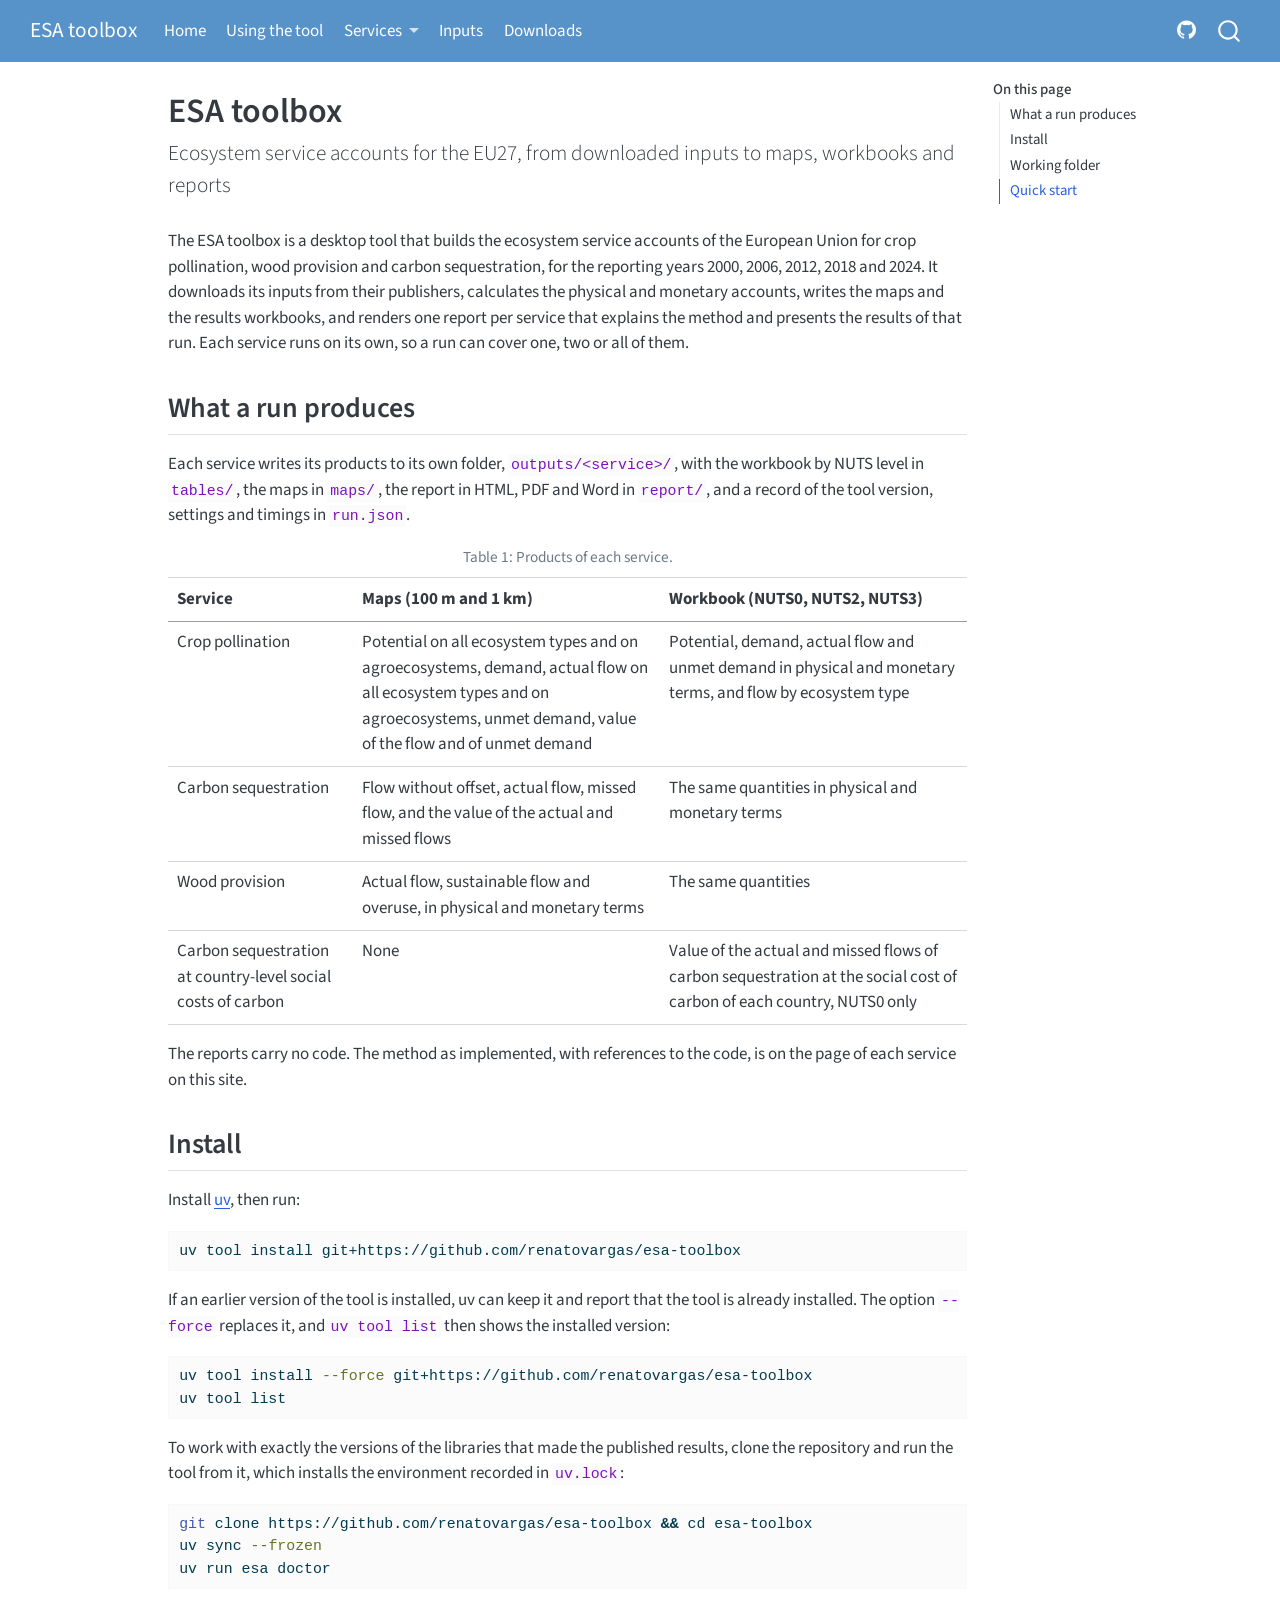
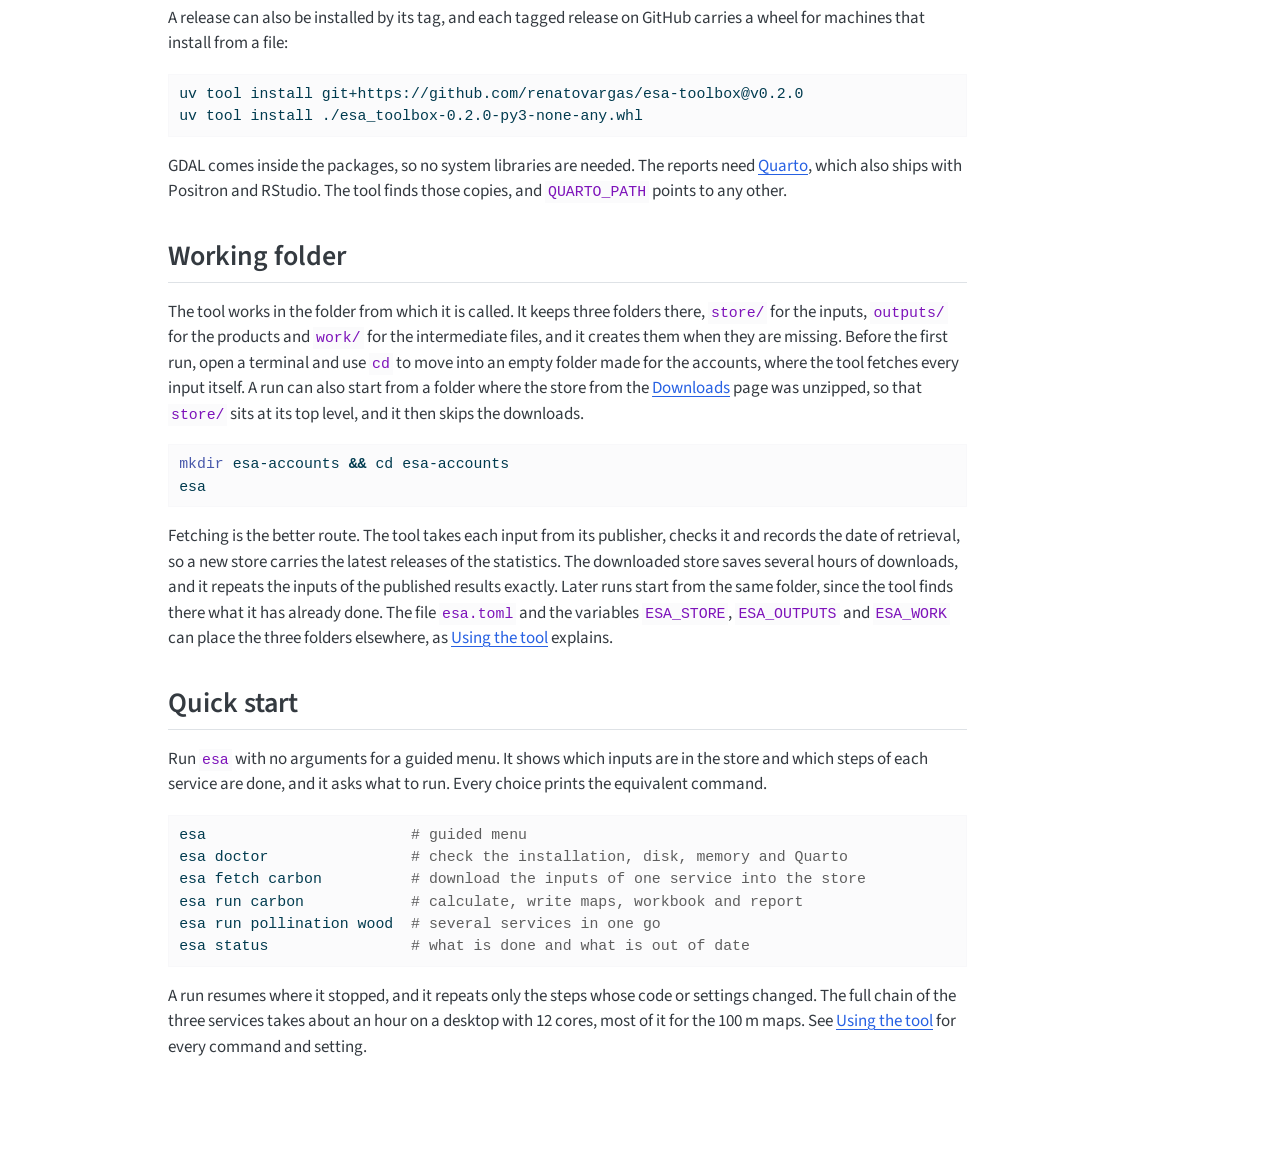
<file: docs/index.html>
<!DOCTYPE html>
<html xmlns="http://www.w3.org/1999/xhtml" lang="en" xml:lang="en"><head>

<meta charset="utf-8">
<meta name="generator" content="quarto-1.10.18">

<meta name="viewport" content="width=device-width, initial-scale=1.0, user-scalable=yes">


<title>ESA toolbox</title>
<style>
/* Default styles provided by pandoc.
** See https://pandoc.org/MANUAL.html#variables-for-html for config info.
*/
span.smallcaps{font-variant: small-caps;}
div.columns{display: flex; gap: 1.5em;}
div.column{flex: auto;}
@media screen {
div.columns{gap: min(4vw, 1.5em);}
div.column{overflow-x: auto;}
}
div.hanging-indent{margin-left: 1.5em; text-indent: -1.5em;}
ul.task-list{list-style: none;}
ul.task-list li input[type="checkbox"] {
  width: 0.8em;
  margin: 0 0.8em 0.2em -1em; /* quarto-specific, see https://github.com/quarto-dev/quarto-cli/issues/4556 */ 
  vertical-align: middle;
}
/* CSS for syntax highlighting */
html { -webkit-text-size-adjust: 100%; }
pre > code.sourceCode { white-space: pre; position: relative; }
pre > code.sourceCode > span { display: inline-block; line-height: 1.25; }
pre > code.sourceCode > span:empty { height: 1.2em; }
.sourceCode { overflow: visible; }
code.sourceCode > span { color: inherit; text-decoration: inherit; }
div.sourceCode { margin: 1em 0; }
pre.sourceCode { margin: 0; }
@media screen {
div.sourceCode { overflow: auto; }
}
@media print {
pre > code.sourceCode { white-space: pre-wrap; }
pre > code.sourceCode > span { text-indent: -5em; padding-left: 5em; }
}
pre.numberSource code
  { counter-reset: source-line 0; }
pre.numberSource code > span
  { position: relative; left: -4em; counter-increment: source-line; }
pre.numberSource code > span > a:first-child::before
  { content: counter(source-line);
    position: relative; left: -1em; text-align: right; vertical-align: baseline;
    border: none; display: inline-block;
    -webkit-touch-callout: none; -webkit-user-select: none;
    -khtml-user-select: none; -moz-user-select: none;
    -ms-user-select: none; user-select: none;
    padding: 0 4px; width: 4em;
  }
pre.numberSource { margin-left: 3em;  padding-left: 4px; }
div.sourceCode
  {   }
@media screen {
pre > code.sourceCode > span > a:first-child::before { text-decoration: underline; }
}
</style>


<script src="site_libs/quarto-nav/quarto-nav.js"></script>
<script src="site_libs/quarto-nav/headroom.min.js"></script>
<script src="site_libs/clipboard/clipboard.min.js"></script>
<script src="site_libs/quarto-search/autocomplete.umd.js"></script>
<script src="site_libs/quarto-search/fuse.min.js"></script>
<script src="site_libs/quarto-search/quarto-search.js"></script>
<meta name="quarto:offset" content="./">
<script src="site_libs/quarto-html/quarto.js" type="module"></script>
<script src="site_libs/quarto-html/tabsets/tabsets.js" type="module"></script>
<script src="site_libs/quarto-html/popper.min.js"></script>
<script src="site_libs/quarto-html/tippy.umd.min.js"></script>
<script src="site_libs/quarto-html/anchor.min.js"></script>
<link href="site_libs/quarto-html/tippy.css" rel="stylesheet">
<link href="site_libs/quarto-html/quarto-syntax-highlighting-64a204ab8560d761af7679ceaba22944.css" rel="stylesheet" id="quarto-text-highlighting-styles">
<script src="site_libs/bootstrap/bootstrap.min.js"></script>
<link href="site_libs/bootstrap/bootstrap-icons.css" rel="stylesheet">
<link href="site_libs/bootstrap/bootstrap-cc1f70688991b42621aeadf2bffd53d1.min.css" rel="stylesheet" append-hash="true" id="quarto-bootstrap" data-mode="light">
<script id="quarto-search-options" type="application/json">{
  "location": "navbar",
  "copy-button": false,
  "collapse-after": 3,
  "panel-placement": "end",
  "type": "overlay",
  "limit": 50,
  "keyboard-shortcut": [
    "f",
    "/",
    "s"
  ],
  "show-item-context": false,
  "language": {
    "search-no-results-text": "No results",
    "search-matching-documents-text": "matching documents",
    "search-copy-link-title": "Copy link to search",
    "search-hide-matches-text": "Hide additional matches",
    "search-more-match-text": "more match in this document",
    "search-more-matches-text": "more matches in this document",
    "search-clear-button-title": "Clear",
    "search-text-placeholder": "",
    "search-detached-cancel-button-title": "Cancel",
    "search-submit-button-title": "Submit",
    "search-label": "Search"
  }
}</script>


</head>

<body class="nav-fixed quarto-light">

<div id="quarto-search-results"></div>
  <header id="quarto-header" class="headroom fixed-top">
    <nav class="navbar navbar-expand-lg " data-bs-theme="dark">
      <div class="navbar-container container-fluid">
      <div class="navbar-brand-container mx-auto">
    <a class="navbar-brand" href="./index.html">
    <span class="navbar-title">ESA toolbox</span>
    </a>
  </div>
            <div id="quarto-search" class="" title="Search"></div>
          <button class="navbar-toggler" type="button" data-bs-toggle="collapse" data-bs-target="#navbarCollapse" aria-controls="navbarCollapse" role="menu" aria-expanded="false" aria-label="Toggle navigation" onclick="if (window.quartoToggleHeadroom) { window.quartoToggleHeadroom(); }">
  <span class="navbar-toggler-icon"></span>
</button>
          <div class="collapse navbar-collapse" id="navbarCollapse">
            <ul class="navbar-nav navbar-nav-scroll me-auto">
  <li class="nav-item">
    <a class="nav-link active" href="./index.html" aria-current="page"> 
<span class="menu-text">Home</span></a>
  </li>  
  <li class="nav-item">
    <a class="nav-link" href="./site/usage.html"> 
<span class="menu-text">Using the tool</span></a>
  </li>  
  <li class="nav-item dropdown ">
    <a class="nav-link dropdown-toggle" href="#" id="nav-menu-services" role="link" data-bs-toggle="dropdown" aria-expanded="false">
 <span class="menu-text">Services</span>
    </a>
    <ul class="dropdown-menu" aria-labelledby="nav-menu-services">    
        <li>
    <a class="dropdown-item" href="./site/services/pollination.html">
 <span class="dropdown-text">Crop pollination</span></a>
  </li>  
        <li>
    <a class="dropdown-item" href="./site/services/wood.html">
 <span class="dropdown-text">Wood provision</span></a>
  </li>  
        <li>
    <a class="dropdown-item" href="./site/services/carbon.html">
 <span class="dropdown-text">Carbon sequestration</span></a>
  </li>  
        <li>
    <a class="dropdown-item" href="./site/services/carbon_cscc.html">
 <span class="dropdown-text">Carbon sequestration at country-level social costs of carbon</span></a>
  </li>  
    </ul>
  </li>
  <li class="nav-item">
    <a class="nav-link" href="./site/inputs.html"> 
<span class="menu-text">Inputs</span></a>
  </li>  
  <li class="nav-item">
    <a class="nav-link" href="./site/downloads.html"> 
<span class="menu-text">Downloads</span></a>
  </li>  
</ul>
            <ul class="navbar-nav navbar-nav-scroll ms-auto">
  <li class="nav-item compact">
    <a class="nav-link" href="https://github.com/renatovargas/esa-toolbox"> <i class="bi bi-github" role="img">
</i> 
<span class="menu-text"></span></a>
  </li>  
</ul>
          </div> <!-- /navcollapse -->
            <div class="quarto-navbar-tools">
</div>
      </div> <!-- /container-fluid -->
    </nav>
</header>
<!-- content -->
<div id="quarto-content" class="quarto-container page-columns page-rows-contents page-layout-article page-navbar">
<!-- sidebar -->
<!-- margin-sidebar -->
    <div id="quarto-margin-sidebar" class="sidebar margin-sidebar">
        <nav id="TOC" role="doc-toc" class="toc-active">
    <h2 id="toc-title">On this page</h2>
   
  <ul>
  <li><a href="#what-a-run-produces" id="toc-what-a-run-produces" class="nav-link active" data-scroll-target="#what-a-run-produces">What a run produces</a></li>
  <li><a href="#install" id="toc-install" class="nav-link" data-scroll-target="#install">Install</a></li>
  <li><a href="#working-folder" id="toc-working-folder" class="nav-link" data-scroll-target="#working-folder">Working folder</a></li>
  <li><a href="#quick-start" id="toc-quick-start" class="nav-link" data-scroll-target="#quick-start">Quick start</a></li>
  </ul>
</nav>
    </div>
<!-- main -->
<main class="content" id="quarto-document-content">

<header id="title-block-header" class="quarto-title-block default">
<div class="quarto-title">
<h1 class="title">ESA toolbox</h1>
<p class="subtitle lead">Ecosystem service accounts for the EU27, from downloaded inputs to maps, workbooks and reports</p>
</div>



<div class="quarto-title-meta">

    
  
    
  </div>
  


</header>


<p>The ESA toolbox is a desktop tool that builds the ecosystem service accounts of the European Union for crop pollination, wood provision and carbon sequestration, for the reporting years 2000, 2006, 2012, 2018 and 2024. It downloads its inputs from their publishers, calculates the physical and monetary accounts, writes the maps and the results workbooks, and renders one report per service that explains the method and presents the results of that run. Each service runs on its own, so a run can cover one, two or all of them.</p>
<section id="what-a-run-produces" class="level2">
<h2 class="anchored" data-anchor-id="what-a-run-produces">What a run produces</h2>
<p>Each service writes its products to its own folder, <code>outputs/&lt;service&gt;/</code>, with the workbook by NUTS level in <code>tables/</code>, the maps in <code>maps/</code>, the report in HTML, PDF and Word in <code>report/</code>, and a record of the tool version, settings and timings in <code>run.json</code>.</p>
<div id="tbl-products" class="quarto-float quarto-figure quarto-figure-center anchored">
<figure class="quarto-float quarto-float-tbl figure">
<figcaption class="quarto-float-caption-top quarto-float-caption quarto-float-tbl" id="tbl-products-caption-0ceaefa1-69ba-4598-a22c-09a6ac19f8ca">
Table&nbsp;1: Products of each service.
</figcaption>
<div aria-describedby="tbl-products-caption-0ceaefa1-69ba-4598-a22c-09a6ac19f8ca">
<table class="caption-top table">
<colgroup>
<col style="width: 23%">
<col style="width: 38%">
<col style="width: 38%">
</colgroup>
<thead>
<tr class="header">
<th style="text-align: left;">Service</th>
<th style="text-align: left;">Maps (100 m and 1 km)</th>
<th style="text-align: left;">Workbook (NUTS0, NUTS2, NUTS3)</th>
</tr>
</thead>
<tbody>
<tr class="odd">
<td style="text-align: left;">Crop pollination</td>
<td style="text-align: left;">Potential on all ecosystem types and on agroecosystems, demand, actual flow on all ecosystem types and on agroecosystems, unmet demand, value of the flow and of unmet demand</td>
<td style="text-align: left;">Potential, demand, actual flow and unmet demand in physical and monetary terms, and flow by ecosystem type</td>
</tr>
<tr class="even">
<td style="text-align: left;">Carbon sequestration</td>
<td style="text-align: left;">Flow without offset, actual flow, missed flow, and the value of the actual and missed flows</td>
<td style="text-align: left;">The same quantities in physical and monetary terms</td>
</tr>
<tr class="odd">
<td style="text-align: left;">Wood provision</td>
<td style="text-align: left;">Actual flow, sustainable flow and overuse, in physical and monetary terms</td>
<td style="text-align: left;">The same quantities</td>
</tr>
<tr class="even">
<td style="text-align: left;">Carbon sequestration at country-level social costs of carbon</td>
<td style="text-align: left;">None</td>
<td style="text-align: left;">Value of the actual and missed flows of carbon sequestration at the social cost of carbon of each country, NUTS0 only</td>
</tr>
</tbody>
</table>
</div>
</figure>
</div>
<p>The reports carry no code. The method as implemented, with references to the code, is on the page of each service on this site.</p>
</section>
<section id="install" class="level2">
<h2 class="anchored" data-anchor-id="install">Install</h2>
<p>Install <a href="https://docs.astral.sh/uv/getting-started/installation/">uv</a>, then run:</p>
<div class="code-copy-outer-scaffold"><div class="sourceCode" id="cb1"><pre class="sourceCode bash code-with-copy"><code class="sourceCode bash"><span id="cb1-1"><a href="#cb1-1" aria-hidden="true" tabindex="-1"></a><span class="ex">uv</span> tool install git+https://github.com/renatovargas/esa-toolbox</span></code></pre></div><button title="Copy to Clipboard" class="code-copy-button"><i class="bi"></i></button></div>
<p>If an earlier version of the tool is installed, uv can keep it and report that the tool is already installed. The option <code>--force</code> replaces it, and <code>uv tool list</code> then shows the installed version:</p>
<div class="code-copy-outer-scaffold"><div class="sourceCode" id="cb2"><pre class="sourceCode bash code-with-copy"><code class="sourceCode bash"><span id="cb2-1"><a href="#cb2-1" aria-hidden="true" tabindex="-1"></a><span class="ex">uv</span> tool install <span class="at">--force</span> git+https://github.com/renatovargas/esa-toolbox</span>
<span id="cb2-2"><a href="#cb2-2" aria-hidden="true" tabindex="-1"></a><span class="ex">uv</span> tool list</span></code></pre></div><button title="Copy to Clipboard" class="code-copy-button"><i class="bi"></i></button></div>
<p>To work with exactly the versions of the libraries that made the published results, clone the repository and run the tool from it, which installs the environment recorded in <code>uv.lock</code>:</p>
<div class="code-copy-outer-scaffold"><div class="sourceCode" id="cb3"><pre class="sourceCode bash code-with-copy"><code class="sourceCode bash"><span id="cb3-1"><a href="#cb3-1" aria-hidden="true" tabindex="-1"></a><span class="fu">git</span> clone https://github.com/renatovargas/esa-toolbox <span class="kw">&amp;&amp;</span> <span class="bu">cd</span> esa-toolbox</span>
<span id="cb3-2"><a href="#cb3-2" aria-hidden="true" tabindex="-1"></a><span class="ex">uv</span> sync <span class="at">--frozen</span></span>
<span id="cb3-3"><a href="#cb3-3" aria-hidden="true" tabindex="-1"></a><span class="ex">uv</span> run esa doctor</span></code></pre></div><button title="Copy to Clipboard" class="code-copy-button"><i class="bi"></i></button></div>
<p>A release can also be installed by its tag, and each tagged release on GitHub carries a wheel for machines that install from a file:</p>
<div class="code-copy-outer-scaffold"><div class="sourceCode" id="cb4"><pre class="sourceCode bash code-with-copy"><code class="sourceCode bash"><span id="cb4-1"><a href="#cb4-1" aria-hidden="true" tabindex="-1"></a><span class="ex">uv</span> tool install git+https://github.com/renatovargas/esa-toolbox@v0.2.0</span>
<span id="cb4-2"><a href="#cb4-2" aria-hidden="true" tabindex="-1"></a><span class="ex">uv</span> tool install ./esa_toolbox-0.2.0-py3-none-any.whl</span></code></pre></div><button title="Copy to Clipboard" class="code-copy-button"><i class="bi"></i></button></div>
<p>GDAL comes inside the packages, so no system libraries are needed. The reports need <a href="https://quarto.org">Quarto</a>, which also ships with Positron and RStudio. The tool finds those copies, and <code>QUARTO_PATH</code> points to any other.</p>
</section>
<section id="working-folder" class="level2">
<h2 class="anchored" data-anchor-id="working-folder">Working folder</h2>
<p>The tool works in the folder from which it is called. It keeps three folders there, <code>store/</code> for the inputs, <code>outputs/</code> for the products and <code>work/</code> for the intermediate files, and it creates them when they are missing. Before the first run, open a terminal and use <code>cd</code> to move into an empty folder made for the accounts, where the tool fetches every input itself. A run can also start from a folder where the store from the <a href="./site/downloads.html">Downloads</a> page was unzipped, so that <code>store/</code> sits at its top level, and it then skips the downloads.</p>
<div class="code-copy-outer-scaffold"><div class="sourceCode" id="cb5"><pre class="sourceCode bash code-with-copy"><code class="sourceCode bash"><span id="cb5-1"><a href="#cb5-1" aria-hidden="true" tabindex="-1"></a><span class="fu">mkdir</span> esa-accounts <span class="kw">&amp;&amp;</span> <span class="bu">cd</span> esa-accounts</span>
<span id="cb5-2"><a href="#cb5-2" aria-hidden="true" tabindex="-1"></a><span class="ex">esa</span></span></code></pre></div><button title="Copy to Clipboard" class="code-copy-button"><i class="bi"></i></button></div>
<p>Fetching is the better route. The tool takes each input from its publisher, checks it and records the date of retrieval, so a new store carries the latest releases of the statistics. The downloaded store saves several hours of downloads, and it repeats the inputs of the published results exactly. Later runs start from the same folder, since the tool finds there what it has already done. The file <code>esa.toml</code> and the variables <code>ESA_STORE</code>, <code>ESA_OUTPUTS</code> and <code>ESA_WORK</code> can place the three folders elsewhere, as <a href="./site/usage.html">Using the tool</a> explains.</p>
</section>
<section id="quick-start" class="level2">
<h2 class="anchored" data-anchor-id="quick-start">Quick start</h2>
<p>Run <code>esa</code> with no arguments for a guided menu. It shows which inputs are in the store and which steps of each service are done, and it asks what to run. Every choice prints the equivalent command.</p>
<div class="code-copy-outer-scaffold"><div class="sourceCode" id="cb6"><pre class="sourceCode bash code-with-copy"><code class="sourceCode bash"><span id="cb6-1"><a href="#cb6-1" aria-hidden="true" tabindex="-1"></a><span class="ex">esa</span>                       <span class="co"># guided menu</span></span>
<span id="cb6-2"><a href="#cb6-2" aria-hidden="true" tabindex="-1"></a><span class="ex">esa</span> doctor                <span class="co"># check the installation, disk, memory and Quarto</span></span>
<span id="cb6-3"><a href="#cb6-3" aria-hidden="true" tabindex="-1"></a><span class="ex">esa</span> fetch carbon          <span class="co"># download the inputs of one service into the store</span></span>
<span id="cb6-4"><a href="#cb6-4" aria-hidden="true" tabindex="-1"></a><span class="ex">esa</span> run carbon            <span class="co"># calculate, write maps, workbook and report</span></span>
<span id="cb6-5"><a href="#cb6-5" aria-hidden="true" tabindex="-1"></a><span class="ex">esa</span> run pollination wood  <span class="co"># several services in one go</span></span>
<span id="cb6-6"><a href="#cb6-6" aria-hidden="true" tabindex="-1"></a><span class="ex">esa</span> status                <span class="co"># what is done and what is out of date</span></span></code></pre></div><button title="Copy to Clipboard" class="code-copy-button"><i class="bi"></i></button></div>
<p>A run resumes where it stopped, and it repeats only the steps whose code or settings changed. The full chain of the three services takes about an hour on a desktop with 12 cores, most of it for the 100 m maps. See <a href="./site/usage.html">Using the tool</a> for every command and setting.</p>


</section>

</main> <!-- /main -->
<script id="quarto-html-after-body" type="application/javascript">
  window.document.addEventListener("DOMContentLoaded", function (event) {
    const icon = "";
    const anchorJS = new window.AnchorJS();
    anchorJS.options = {
      placement: 'right',
      icon: icon
    };
    anchorJS.add('.anchored');
    const isCodeAnnotation = (el) => {
      for (const clz of el.classList) {
        if (clz.startsWith('code-annotation-')) {                     
          return true;
        }
      }
      return false;
    }
    const onCopySuccess = function(e) {
      // button target
      const button = e.trigger;
      // don't keep focus
      button.blur();
      // flash "checked"
      button.classList.add('code-copy-button-checked');
      var currentTitle = button.getAttribute("title");
      button.setAttribute("title", "Copied!");
      let tooltip;
      if (window.bootstrap) {
        button.setAttribute("data-bs-toggle", "tooltip");
        button.setAttribute("data-bs-placement", "left");
        button.setAttribute("data-bs-title", "Copied!");
        tooltip = new bootstrap.Tooltip(button, 
          { trigger: "manual", 
            customClass: "code-copy-button-tooltip",
            offset: [0, -8]});
        tooltip.show();    
      }
      setTimeout(function() {
        if (tooltip) {
          tooltip.hide();
          button.removeAttribute("data-bs-title");
          button.removeAttribute("data-bs-toggle");
          button.removeAttribute("data-bs-placement");
        }
        button.setAttribute("title", currentTitle);
        button.classList.remove('code-copy-button-checked');
      }, 1000);
      // clear code selection
      e.clearSelection();
    }
    const getTextToCopy = function(trigger) {
      const outerScaffold = trigger.parentElement.cloneNode(true);
      const codeEl = outerScaffold.querySelector('code');
      for (const childEl of codeEl.children) {
        if (isCodeAnnotation(childEl)) {
          childEl.remove();
        }
      }
      return codeEl.innerText;
    }
    const clipboard = new window.ClipboardJS('.code-copy-button:not([data-in-quarto-modal])', {
      text: getTextToCopy
    });
    clipboard.on('success', onCopySuccess);
    if (window.document.getElementById('quarto-embedded-source-code-modal')) {
      const clipboardModal = new window.ClipboardJS('.code-copy-button[data-in-quarto-modal]', {
        text: getTextToCopy,
        container: window.document.getElementById('quarto-embedded-source-code-modal')
      });
      clipboardModal.on('success', onCopySuccess);
    }
      var localhostRegex = new RegExp(/^(?:http|https):\/\/localhost\:?[0-9]*\//);
      var mailtoRegex = new RegExp(/^mailto:/);
        var filterRegex = new RegExp('/' + window.location.host + '/');
      var isInternal = (href) => {
          return filterRegex.test(href) || localhostRegex.test(href) || mailtoRegex.test(href);
      }
      // Inspect non-navigation links and adorn them if external
     var links = window.document.querySelectorAll('a[href]:not(.nav-link):not(.navbar-brand):not(.toc-action):not(.sidebar-link):not(.sidebar-item-toggle):not(.pagination-link):not(.no-external):not([aria-hidden]):not(.dropdown-item):not(.quarto-navigation-tool):not(.about-link)');
      for (var i=0; i<links.length; i++) {
        const link = links[i];
        if (!isInternal(link.href)) {
          // undo the damage that might have been done by quarto-nav.js in the case of
          // links that we want to consider external
          if (link.dataset.originalHref !== undefined) {
            link.href = link.dataset.originalHref;
          }
        }
      }
    function tippyHover(el, contentFn, onTriggerFn, onUntriggerFn) {
      const config = {
        allowHTML: true,
        maxWidth: 500,
        delay: 100,
        arrow: false,
        appendTo: function(el) {
            return el.parentElement;
        },
        interactive: true,
        interactiveBorder: 10,
        theme: 'quarto',
        placement: 'bottom-start',
      };
      if (contentFn) {
        config.content = contentFn;
      }
      if (onTriggerFn) {
        config.onTrigger = onTriggerFn;
      }
      if (onUntriggerFn) {
        config.onUntrigger = onUntriggerFn;
      }
      window.tippy(el, config); 
    }
    const noterefs = window.document.querySelectorAll('a[role="doc-noteref"]');
    for (var i=0; i<noterefs.length; i++) {
      const ref = noterefs[i];
      tippyHover(ref, function() {
        // use id or data attribute instead here
        let href = ref.getAttribute('data-footnote-href') || ref.getAttribute('href');
        try { href = new URL(href).hash; } catch {}
        const id = href.replace(/^#\/?/, "");
        const note = window.document.getElementById(id);
        if (note) {
          return note.innerHTML;
        } else {
          return "";
        }
      });
    }
    const xrefs = window.document.querySelectorAll('a.quarto-xref');
    const processXRef = (id, note) => {
      // Strip column container classes
      const stripColumnClz = (el) => {
        el.classList.remove("page-full", "page-columns");
        if (el.children) {
          for (const child of el.children) {
            stripColumnClz(child);
          }
        }
      }
      stripColumnClz(note)
      if (id === null || id.startsWith('sec-')) {
        // Special case sections, only their first couple elements
        const container = document.createElement("div");
        if (note.children && note.children.length > 2) {
          container.appendChild(note.children[0].cloneNode(true));
          for (let i = 1; i < note.children.length; i++) {
            const child = note.children[i];
            if (child.tagName === "P" && child.innerText === "") {
              continue;
            } else {
              container.appendChild(child.cloneNode(true));
              break;
            }
          }
          if (window.Quarto?.typesetMath) {
            window.Quarto.typesetMath(container);
          }
          return container.innerHTML
        } else {
          if (window.Quarto?.typesetMath) {
            window.Quarto.typesetMath(note);
          }
          return note.innerHTML;
        }
      } else {
        // Remove any anchor links if they are present
        const anchorLink = note.querySelector('a.anchorjs-link');
        if (anchorLink) {
          anchorLink.remove();
        }
        if (window.Quarto?.typesetMath) {
          window.Quarto.typesetMath(note);
        }
        if (note.classList.contains("callout")) {
          return note.outerHTML;
        } else {
          return note.innerHTML;
        }
      }
    }
    for (var i=0; i<xrefs.length; i++) {
      const xref = xrefs[i];
      tippyHover(xref, undefined, function(instance) {
        instance.disable();
        let url = xref.getAttribute('href');
        let hash = undefined; 
        if (url.startsWith('#')) {
          hash = url;
        } else {
          try { hash = new URL(url).hash; } catch {}
        }
        if (hash) {
          const id = hash.replace(/^#\/?/, "");
          const note = window.document.getElementById(id);
          if (note !== null) {
            try {
              const html = processXRef(id, note.cloneNode(true));
              instance.setContent(html);
            } finally {
              instance.enable();
              instance.show();
            }
          } else {
            // See if we can fetch this
            fetch(url.split('#')[0])
            .then(res => res.text())
            .then(html => {
              const parser = new DOMParser();
              const htmlDoc = parser.parseFromString(html, "text/html");
              const note = htmlDoc.getElementById(id);
              if (note !== null) {
                const html = processXRef(id, note);
                instance.setContent(html);
              } 
            }).finally(() => {
              instance.enable();
              instance.show();
            });
          }
        } else {
          // See if we can fetch a full url (with no hash to target)
          // This is a special case and we should probably do some content thinning / targeting
          fetch(url)
          .then(res => res.text())
          .then(html => {
            const parser = new DOMParser();
            const htmlDoc = parser.parseFromString(html, "text/html");
            const note = htmlDoc.querySelector('main.content');
            if (note !== null) {
              // This should only happen for chapter cross references
              // (since there is no id in the URL)
              // remove the first header
              if (note.children.length > 0 && note.children[0].tagName === "HEADER") {
                note.children[0].remove();
              }
              const html = processXRef(null, note);
              instance.setContent(html);
            } 
          }).finally(() => {
            instance.enable();
            instance.show();
          });
        }
      }, function(instance) {
      });
    }
        let selectedAnnoteEl;
        const selectorForAnnotation = ( cell, annotation) => {
          let cellAttr = 'data-code-cell="' + cell + '"';
          let lineAttr = 'data-code-annotation="' +  annotation + '"';
          const selector = 'span[' + cellAttr + '][' + lineAttr + ']';
          return selector;
        }
        const selectCodeLines = (annoteEl) => {
          const doc = window.document;
          const targetCell = annoteEl.getAttribute("data-target-cell");
          const targetAnnotation = annoteEl.getAttribute("data-target-annotation");
          const annoteSpan = window.document.querySelector(selectorForAnnotation(targetCell, targetAnnotation));
          const lines = annoteSpan.getAttribute("data-code-lines").split(",");
          const lineIds = lines.map((line) => {
            return targetCell + "-" + line;
          })
          let top = null;
          let height = null;
          let parent = null;
          if (lineIds.length > 0) {
              //compute the position of the single el (top and bottom and make a div)
              const el = window.document.getElementById(lineIds[0]);
              top = el.offsetTop;
              height = el.offsetHeight;
              parent = el.parentElement.parentElement;
            if (lineIds.length > 1) {
              const lastEl = window.document.getElementById(lineIds[lineIds.length - 1]);
              const bottom = lastEl.offsetTop + lastEl.offsetHeight;
              height = bottom - top;
            }
            if (top !== null && height !== null && parent !== null) {
              // cook up a div (if necessary) and position it 
              let div = window.document.getElementById("code-annotation-line-highlight");
              if (div === null) {
                div = window.document.createElement("div");
                div.setAttribute("id", "code-annotation-line-highlight");
                div.style.position = 'absolute';
                parent.appendChild(div);
              }
              div.style.top = top - 2 + "px";
              div.style.height = height + 4 + "px";
              div.style.left = 0;
              let gutterDiv = window.document.getElementById("code-annotation-line-highlight-gutter");
              if (gutterDiv === null) {
                gutterDiv = window.document.createElement("div");
                gutterDiv.setAttribute("id", "code-annotation-line-highlight-gutter");
                gutterDiv.style.position = 'absolute';
                const codeCell = window.document.getElementById(targetCell);
                const gutter = codeCell.querySelector('.code-annotation-gutter');
                gutter.appendChild(gutterDiv);
              }
              gutterDiv.style.top = top - 2 + "px";
              gutterDiv.style.height = height + 4 + "px";
            }
            selectedAnnoteEl = annoteEl;
          }
        };
        const unselectCodeLines = () => {
          const elementsIds = ["code-annotation-line-highlight", "code-annotation-line-highlight-gutter"];
          elementsIds.forEach((elId) => {
            const div = window.document.getElementById(elId);
            if (div) {
              div.remove();
            }
          });
          selectedAnnoteEl = undefined;
        };
          // Handle positioning of the toggle
      window.addEventListener(
        "resize",
        throttle(() => {
          elRect = undefined;
          if (selectedAnnoteEl) {
            selectCodeLines(selectedAnnoteEl);
          }
        }, 10)
      );
      function throttle(fn, ms) {
      let throttle = false;
      let timer;
        return (...args) => {
          if(!throttle) { // first call gets through
              fn.apply(this, args);
              throttle = true;
          } else { // all the others get throttled
              if(timer) clearTimeout(timer); // cancel #2
              timer = setTimeout(() => {
                fn.apply(this, args);
                timer = throttle = false;
              }, ms);
          }
        };
      }
        // Attach click handler to the DT
        const annoteDls = window.document.querySelectorAll('dt[data-target-cell]');
        for (const annoteDlNode of annoteDls) {
          annoteDlNode.addEventListener('click', (event) => {
            const clickedEl = event.target;
            if (clickedEl !== selectedAnnoteEl) {
              unselectCodeLines();
              const activeEl = window.document.querySelector('dt[data-target-cell].code-annotation-active');
              if (activeEl) {
                activeEl.classList.remove('code-annotation-active');
              }
              selectCodeLines(clickedEl);
              clickedEl.classList.add('code-annotation-active');
            } else {
              // Unselect the line
              unselectCodeLines();
              clickedEl.classList.remove('code-annotation-active');
            }
          });
        }
    const findCites = (el) => {
      const parentEl = el.parentElement;
      if (parentEl) {
        const cites = parentEl.dataset.cites;
        if (cites) {
          return {
            el,
            cites: cites.split(' ')
          };
        } else {
          return findCites(el.parentElement)
        }
      } else {
        return undefined;
      }
    };
    var bibliorefs = window.document.querySelectorAll('a[role="doc-biblioref"]');
    for (var i=0; i<bibliorefs.length; i++) {
      const ref = bibliorefs[i];
      const citeInfo = findCites(ref);
      if (citeInfo) {
        tippyHover(citeInfo.el, function() {
          var popup = window.document.createElement('div');
          citeInfo.cites.forEach(function(cite) {
            var citeDiv = window.document.createElement('div');
            citeDiv.classList.add('hanging-indent');
            citeDiv.classList.add('csl-entry');
            var biblioDiv = window.document.getElementById('ref-' + cite);
            if (biblioDiv) {
              citeDiv.innerHTML = biblioDiv.innerHTML;
            }
            popup.appendChild(citeDiv);
          });
          return popup.innerHTML;
        });
      }
    }
  });
  </script>
</div> <!-- /content -->




</body></html>
</file>
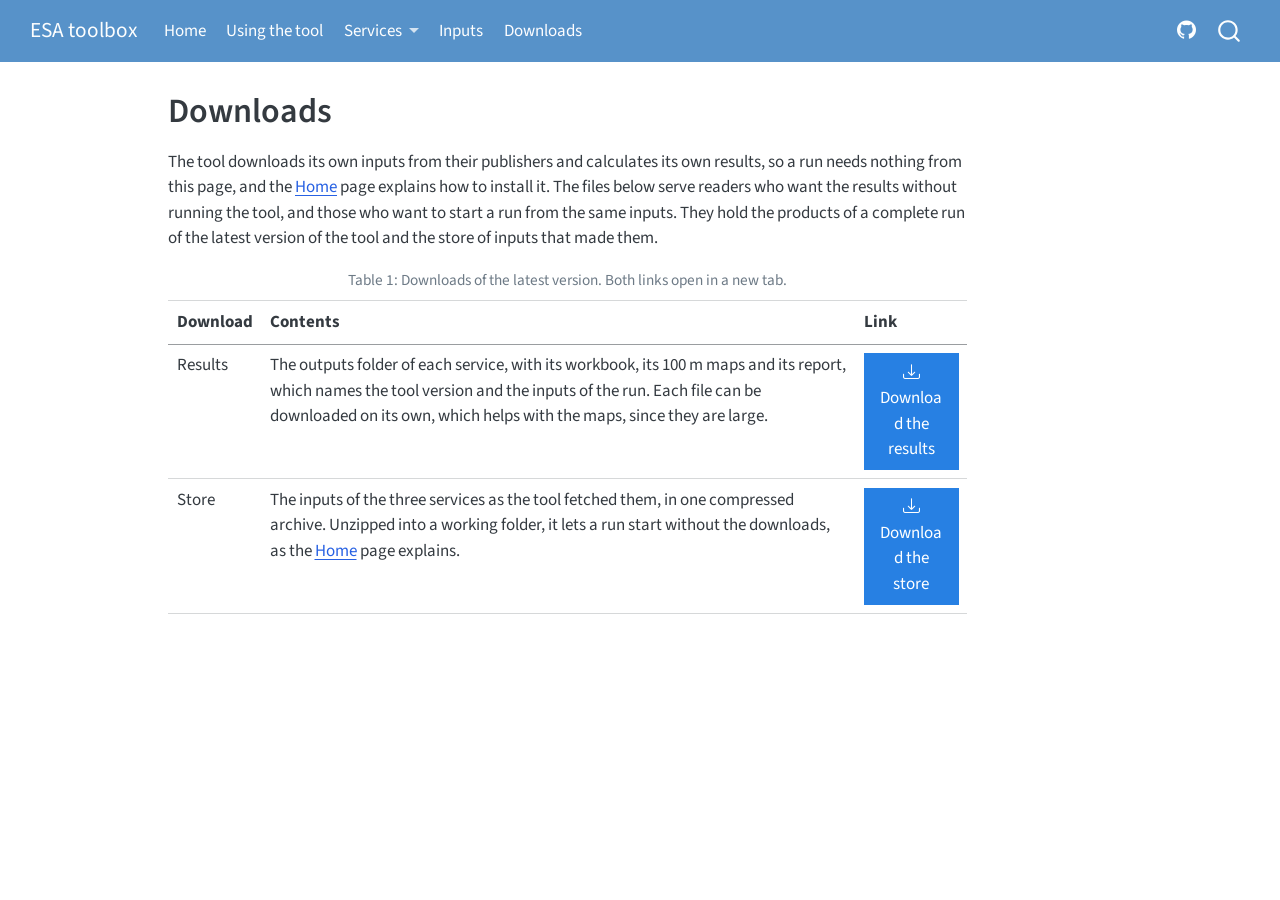
<file: docs/site/downloads.html>
<!DOCTYPE html>
<html xmlns="http://www.w3.org/1999/xhtml" lang="en" xml:lang="en"><head>

<meta charset="utf-8">
<meta name="generator" content="quarto-1.10.18">

<meta name="viewport" content="width=device-width, initial-scale=1.0, user-scalable=yes">


<title>Downloads – ESA toolbox</title>
<style>
/* Default styles provided by pandoc.
** See https://pandoc.org/MANUAL.html#variables-for-html for config info.
*/
span.smallcaps{font-variant: small-caps;}
div.columns{display: flex; gap: 1.5em;}
div.column{flex: auto;}
@media screen {
div.columns{gap: min(4vw, 1.5em);}
div.column{overflow-x: auto;}
}
div.hanging-indent{margin-left: 1.5em; text-indent: -1.5em;}
ul.task-list{list-style: none;}
ul.task-list li input[type="checkbox"] {
  width: 0.8em;
  margin: 0 0.8em 0.2em -1em; /* quarto-specific, see https://github.com/quarto-dev/quarto-cli/issues/4556 */ 
  vertical-align: middle;
}
</style>


<script src="../site_libs/quarto-nav/quarto-nav.js"></script>
<script src="../site_libs/quarto-nav/headroom.min.js"></script>
<script src="../site_libs/clipboard/clipboard.min.js"></script>
<script src="../site_libs/quarto-search/autocomplete.umd.js"></script>
<script src="../site_libs/quarto-search/fuse.min.js"></script>
<script src="../site_libs/quarto-search/quarto-search.js"></script>
<meta name="quarto:offset" content="../">
<script src="../site_libs/quarto-html/quarto.js" type="module"></script>
<script src="../site_libs/quarto-html/tabsets/tabsets.js" type="module"></script>
<script src="../site_libs/quarto-html/popper.min.js"></script>
<script src="../site_libs/quarto-html/tippy.umd.min.js"></script>
<script src="../site_libs/quarto-html/anchor.min.js"></script>
<link href="../site_libs/quarto-html/tippy.css" rel="stylesheet">
<link href="../site_libs/quarto-html/quarto-syntax-highlighting-64a204ab8560d761af7679ceaba22944.css" rel="stylesheet" id="quarto-text-highlighting-styles">
<script src="../site_libs/bootstrap/bootstrap.min.js"></script>
<link href="../site_libs/bootstrap/bootstrap-icons.css" rel="stylesheet">
<link href="../site_libs/bootstrap/bootstrap-cc1f70688991b42621aeadf2bffd53d1.min.css" rel="stylesheet" append-hash="true" id="quarto-bootstrap" data-mode="light">
<script id="quarto-search-options" type="application/json">{
  "location": "navbar",
  "copy-button": false,
  "collapse-after": 3,
  "panel-placement": "end",
  "type": "overlay",
  "limit": 50,
  "keyboard-shortcut": [
    "f",
    "/",
    "s"
  ],
  "show-item-context": false,
  "language": {
    "search-no-results-text": "No results",
    "search-matching-documents-text": "matching documents",
    "search-copy-link-title": "Copy link to search",
    "search-hide-matches-text": "Hide additional matches",
    "search-more-match-text": "more match in this document",
    "search-more-matches-text": "more matches in this document",
    "search-clear-button-title": "Clear",
    "search-text-placeholder": "",
    "search-detached-cancel-button-title": "Cancel",
    "search-submit-button-title": "Submit",
    "search-label": "Search"
  }
}</script>


</head>

<body class="nav-fixed quarto-light">

<div id="quarto-search-results"></div>
  <header id="quarto-header" class="headroom fixed-top">
    <nav class="navbar navbar-expand-lg " data-bs-theme="dark">
      <div class="navbar-container container-fluid">
      <div class="navbar-brand-container mx-auto">
    <a class="navbar-brand" href="../index.html">
    <span class="navbar-title">ESA toolbox</span>
    </a>
  </div>
            <div id="quarto-search" class="" title="Search"></div>
          <button class="navbar-toggler" type="button" data-bs-toggle="collapse" data-bs-target="#navbarCollapse" aria-controls="navbarCollapse" role="menu" aria-expanded="false" aria-label="Toggle navigation" onclick="if (window.quartoToggleHeadroom) { window.quartoToggleHeadroom(); }">
  <span class="navbar-toggler-icon"></span>
</button>
          <div class="collapse navbar-collapse" id="navbarCollapse">
            <ul class="navbar-nav navbar-nav-scroll me-auto">
  <li class="nav-item">
    <a class="nav-link" href="../index.html"> 
<span class="menu-text">Home</span></a>
  </li>  
  <li class="nav-item">
    <a class="nav-link" href="../site/usage.html"> 
<span class="menu-text">Using the tool</span></a>
  </li>  
  <li class="nav-item dropdown ">
    <a class="nav-link dropdown-toggle" href="#" id="nav-menu-services" role="link" data-bs-toggle="dropdown" aria-expanded="false">
 <span class="menu-text">Services</span>
    </a>
    <ul class="dropdown-menu" aria-labelledby="nav-menu-services">    
        <li>
    <a class="dropdown-item" href="../site/services/pollination.html">
 <span class="dropdown-text">Crop pollination</span></a>
  </li>  
        <li>
    <a class="dropdown-item" href="../site/services/wood.html">
 <span class="dropdown-text">Wood provision</span></a>
  </li>  
        <li>
    <a class="dropdown-item" href="../site/services/carbon.html">
 <span class="dropdown-text">Carbon sequestration</span></a>
  </li>  
        <li>
    <a class="dropdown-item" href="../site/services/carbon_cscc.html">
 <span class="dropdown-text">Carbon sequestration at country-level social costs of carbon</span></a>
  </li>  
    </ul>
  </li>
  <li class="nav-item">
    <a class="nav-link" href="../site/inputs.html"> 
<span class="menu-text">Inputs</span></a>
  </li>  
  <li class="nav-item">
    <a class="nav-link active" href="../site/downloads.html" aria-current="page"> 
<span class="menu-text">Downloads</span></a>
  </li>  
</ul>
            <ul class="navbar-nav navbar-nav-scroll ms-auto">
  <li class="nav-item compact">
    <a class="nav-link" href="https://github.com/renatovargas/esa-toolbox"> <i class="bi bi-github" role="img">
</i> 
<span class="menu-text"></span></a>
  </li>  
</ul>
          </div> <!-- /navcollapse -->
            <div class="quarto-navbar-tools">
</div>
      </div> <!-- /container-fluid -->
    </nav>
</header>
<!-- content -->
<div id="quarto-content" class="quarto-container page-columns page-rows-contents page-layout-article page-navbar">
<!-- sidebar -->
<!-- margin-sidebar -->
    <div id="quarto-margin-sidebar" class="sidebar margin-sidebar zindex-bottom">
        
    </div>
<!-- main -->
<main class="content" id="quarto-document-content">

<header id="title-block-header" class="quarto-title-block default">
<div class="quarto-title">
<h1 class="title">Downloads</h1>
</div>



<div class="quarto-title-meta">

    
  
    
  </div>
  


</header>


<p>The tool downloads its own inputs from their publishers and calculates its own results, so a run needs nothing from this page, and the <a href="../index.html">Home</a> page explains how to install it. The files below serve readers who want the results without running the tool, and those who want to start a run from the same inputs. They hold the products of a complete run of the latest version of the tool and the store of inputs that made them.</p>
<div id="tbl-downloads" class="quarto-float quarto-figure quarto-figure-center anchored">
<figure class="quarto-float quarto-float-tbl figure">
<figcaption class="quarto-float-caption-top quarto-float-caption quarto-float-tbl" id="tbl-downloads-caption-0ceaefa1-69ba-4598-a22c-09a6ac19f8ca">
Table&nbsp;1: Downloads of the latest version. Both links open in a new tab.
</figcaption>
<div aria-describedby="tbl-downloads-caption-0ceaefa1-69ba-4598-a22c-09a6ac19f8ca">
<table class="caption-top table">
<thead>
<tr class="header">
<th style="text-align: left;">Download</th>
<th style="text-align: left;">Contents</th>
<th style="text-align: left;">Link</th>
</tr>
</thead>
<tbody>
<tr class="odd">
<td style="text-align: left;">Results</td>
<td style="text-align: left;">The outputs folder of each service, with its workbook, its 100 m maps and its report, which names the tool version and the inputs of the run. Each file can be downloaded on its own, which helps with the maps, since they are large.</td>
<td style="text-align: left;"><a href="https://www.dropbox.com/scl/fo/lte2qpmg4vty43l430nxv/AFIbiyPqZzoKQhmzn_YNSuE?rlkey=hkf3cqpbxyhcqhuwzozat174z&amp;st=sfwi7168&amp;dl=0" class="btn btn-primary" target="_blank" rel="noopener"><i class="bi bi-download"></i> Download the results</a></td>
</tr>
<tr class="even">
<td style="text-align: left;">Store</td>
<td style="text-align: left;">The inputs of the three services as the tool fetched them, in one compressed archive. Unzipped into a working folder, it lets a run start without the downloads, as the <a href="../index.html#working-folder">Home</a> page explains.</td>
<td style="text-align: left;"><a href="https://www.dropbox.com/scl/fi/1ap04u6w2wxdh5bqp7jcp/store.zip?rlkey=45xlo4fehvu9cjjg3j5sclnwv&amp;st=k7kw1isg&amp;dl=0" class="btn btn-primary" target="_blank" rel="noopener"><i class="bi bi-download"></i> Download the store</a></td>
</tr>
</tbody>
</table>
</div>
</figure>
</div>



</main> <!-- /main -->
<script id="quarto-html-after-body" type="application/javascript">
  window.document.addEventListener("DOMContentLoaded", function (event) {
    const icon = "";
    const anchorJS = new window.AnchorJS();
    anchorJS.options = {
      placement: 'right',
      icon: icon
    };
    anchorJS.add('.anchored');
    const isCodeAnnotation = (el) => {
      for (const clz of el.classList) {
        if (clz.startsWith('code-annotation-')) {                     
          return true;
        }
      }
      return false;
    }
    const onCopySuccess = function(e) {
      // button target
      const button = e.trigger;
      // don't keep focus
      button.blur();
      // flash "checked"
      button.classList.add('code-copy-button-checked');
      var currentTitle = button.getAttribute("title");
      button.setAttribute("title", "Copied!");
      let tooltip;
      if (window.bootstrap) {
        button.setAttribute("data-bs-toggle", "tooltip");
        button.setAttribute("data-bs-placement", "left");
        button.setAttribute("data-bs-title", "Copied!");
        tooltip = new bootstrap.Tooltip(button, 
          { trigger: "manual", 
            customClass: "code-copy-button-tooltip",
            offset: [0, -8]});
        tooltip.show();    
      }
      setTimeout(function() {
        if (tooltip) {
          tooltip.hide();
          button.removeAttribute("data-bs-title");
          button.removeAttribute("data-bs-toggle");
          button.removeAttribute("data-bs-placement");
        }
        button.setAttribute("title", currentTitle);
        button.classList.remove('code-copy-button-checked');
      }, 1000);
      // clear code selection
      e.clearSelection();
    }
    const getTextToCopy = function(trigger) {
      const outerScaffold = trigger.parentElement.cloneNode(true);
      const codeEl = outerScaffold.querySelector('code');
      for (const childEl of codeEl.children) {
        if (isCodeAnnotation(childEl)) {
          childEl.remove();
        }
      }
      return codeEl.innerText;
    }
    const clipboard = new window.ClipboardJS('.code-copy-button:not([data-in-quarto-modal])', {
      text: getTextToCopy
    });
    clipboard.on('success', onCopySuccess);
    if (window.document.getElementById('quarto-embedded-source-code-modal')) {
      const clipboardModal = new window.ClipboardJS('.code-copy-button[data-in-quarto-modal]', {
        text: getTextToCopy,
        container: window.document.getElementById('quarto-embedded-source-code-modal')
      });
      clipboardModal.on('success', onCopySuccess);
    }
      var localhostRegex = new RegExp(/^(?:http|https):\/\/localhost\:?[0-9]*\//);
      var mailtoRegex = new RegExp(/^mailto:/);
        var filterRegex = new RegExp('/' + window.location.host + '/');
      var isInternal = (href) => {
          return filterRegex.test(href) || localhostRegex.test(href) || mailtoRegex.test(href);
      }
      // Inspect non-navigation links and adorn them if external
     var links = window.document.querySelectorAll('a[href]:not(.nav-link):not(.navbar-brand):not(.toc-action):not(.sidebar-link):not(.sidebar-item-toggle):not(.pagination-link):not(.no-external):not([aria-hidden]):not(.dropdown-item):not(.quarto-navigation-tool):not(.about-link)');
      for (var i=0; i<links.length; i++) {
        const link = links[i];
        if (!isInternal(link.href)) {
          // undo the damage that might have been done by quarto-nav.js in the case of
          // links that we want to consider external
          if (link.dataset.originalHref !== undefined) {
            link.href = link.dataset.originalHref;
          }
        }
      }
    function tippyHover(el, contentFn, onTriggerFn, onUntriggerFn) {
      const config = {
        allowHTML: true,
        maxWidth: 500,
        delay: 100,
        arrow: false,
        appendTo: function(el) {
            return el.parentElement;
        },
        interactive: true,
        interactiveBorder: 10,
        theme: 'quarto',
        placement: 'bottom-start',
      };
      if (contentFn) {
        config.content = contentFn;
      }
      if (onTriggerFn) {
        config.onTrigger = onTriggerFn;
      }
      if (onUntriggerFn) {
        config.onUntrigger = onUntriggerFn;
      }
      window.tippy(el, config); 
    }
    const noterefs = window.document.querySelectorAll('a[role="doc-noteref"]');
    for (var i=0; i<noterefs.length; i++) {
      const ref = noterefs[i];
      tippyHover(ref, function() {
        // use id or data attribute instead here
        let href = ref.getAttribute('data-footnote-href') || ref.getAttribute('href');
        try { href = new URL(href).hash; } catch {}
        const id = href.replace(/^#\/?/, "");
        const note = window.document.getElementById(id);
        if (note) {
          return note.innerHTML;
        } else {
          return "";
        }
      });
    }
    const xrefs = window.document.querySelectorAll('a.quarto-xref');
    const processXRef = (id, note) => {
      // Strip column container classes
      const stripColumnClz = (el) => {
        el.classList.remove("page-full", "page-columns");
        if (el.children) {
          for (const child of el.children) {
            stripColumnClz(child);
          }
        }
      }
      stripColumnClz(note)
      if (id === null || id.startsWith('sec-')) {
        // Special case sections, only their first couple elements
        const container = document.createElement("div");
        if (note.children && note.children.length > 2) {
          container.appendChild(note.children[0].cloneNode(true));
          for (let i = 1; i < note.children.length; i++) {
            const child = note.children[i];
            if (child.tagName === "P" && child.innerText === "") {
              continue;
            } else {
              container.appendChild(child.cloneNode(true));
              break;
            }
          }
          if (window.Quarto?.typesetMath) {
            window.Quarto.typesetMath(container);
          }
          return container.innerHTML
        } else {
          if (window.Quarto?.typesetMath) {
            window.Quarto.typesetMath(note);
          }
          return note.innerHTML;
        }
      } else {
        // Remove any anchor links if they are present
        const anchorLink = note.querySelector('a.anchorjs-link');
        if (anchorLink) {
          anchorLink.remove();
        }
        if (window.Quarto?.typesetMath) {
          window.Quarto.typesetMath(note);
        }
        if (note.classList.contains("callout")) {
          return note.outerHTML;
        } else {
          return note.innerHTML;
        }
      }
    }
    for (var i=0; i<xrefs.length; i++) {
      const xref = xrefs[i];
      tippyHover(xref, undefined, function(instance) {
        instance.disable();
        let url = xref.getAttribute('href');
        let hash = undefined; 
        if (url.startsWith('#')) {
          hash = url;
        } else {
          try { hash = new URL(url).hash; } catch {}
        }
        if (hash) {
          const id = hash.replace(/^#\/?/, "");
          const note = window.document.getElementById(id);
          if (note !== null) {
            try {
              const html = processXRef(id, note.cloneNode(true));
              instance.setContent(html);
            } finally {
              instance.enable();
              instance.show();
            }
          } else {
            // See if we can fetch this
            fetch(url.split('#')[0])
            .then(res => res.text())
            .then(html => {
              const parser = new DOMParser();
              const htmlDoc = parser.parseFromString(html, "text/html");
              const note = htmlDoc.getElementById(id);
              if (note !== null) {
                const html = processXRef(id, note);
                instance.setContent(html);
              } 
            }).finally(() => {
              instance.enable();
              instance.show();
            });
          }
        } else {
          // See if we can fetch a full url (with no hash to target)
          // This is a special case and we should probably do some content thinning / targeting
          fetch(url)
          .then(res => res.text())
          .then(html => {
            const parser = new DOMParser();
            const htmlDoc = parser.parseFromString(html, "text/html");
            const note = htmlDoc.querySelector('main.content');
            if (note !== null) {
              // This should only happen for chapter cross references
              // (since there is no id in the URL)
              // remove the first header
              if (note.children.length > 0 && note.children[0].tagName === "HEADER") {
                note.children[0].remove();
              }
              const html = processXRef(null, note);
              instance.setContent(html);
            } 
          }).finally(() => {
            instance.enable();
            instance.show();
          });
        }
      }, function(instance) {
      });
    }
        let selectedAnnoteEl;
        const selectorForAnnotation = ( cell, annotation) => {
          let cellAttr = 'data-code-cell="' + cell + '"';
          let lineAttr = 'data-code-annotation="' +  annotation + '"';
          const selector = 'span[' + cellAttr + '][' + lineAttr + ']';
          return selector;
        }
        const selectCodeLines = (annoteEl) => {
          const doc = window.document;
          const targetCell = annoteEl.getAttribute("data-target-cell");
          const targetAnnotation = annoteEl.getAttribute("data-target-annotation");
          const annoteSpan = window.document.querySelector(selectorForAnnotation(targetCell, targetAnnotation));
          const lines = annoteSpan.getAttribute("data-code-lines").split(",");
          const lineIds = lines.map((line) => {
            return targetCell + "-" + line;
          })
          let top = null;
          let height = null;
          let parent = null;
          if (lineIds.length > 0) {
              //compute the position of the single el (top and bottom and make a div)
              const el = window.document.getElementById(lineIds[0]);
              top = el.offsetTop;
              height = el.offsetHeight;
              parent = el.parentElement.parentElement;
            if (lineIds.length > 1) {
              const lastEl = window.document.getElementById(lineIds[lineIds.length - 1]);
              const bottom = lastEl.offsetTop + lastEl.offsetHeight;
              height = bottom - top;
            }
            if (top !== null && height !== null && parent !== null) {
              // cook up a div (if necessary) and position it 
              let div = window.document.getElementById("code-annotation-line-highlight");
              if (div === null) {
                div = window.document.createElement("div");
                div.setAttribute("id", "code-annotation-line-highlight");
                div.style.position = 'absolute';
                parent.appendChild(div);
              }
              div.style.top = top - 2 + "px";
              div.style.height = height + 4 + "px";
              div.style.left = 0;
              let gutterDiv = window.document.getElementById("code-annotation-line-highlight-gutter");
              if (gutterDiv === null) {
                gutterDiv = window.document.createElement("div");
                gutterDiv.setAttribute("id", "code-annotation-line-highlight-gutter");
                gutterDiv.style.position = 'absolute';
                const codeCell = window.document.getElementById(targetCell);
                const gutter = codeCell.querySelector('.code-annotation-gutter');
                gutter.appendChild(gutterDiv);
              }
              gutterDiv.style.top = top - 2 + "px";
              gutterDiv.style.height = height + 4 + "px";
            }
            selectedAnnoteEl = annoteEl;
          }
        };
        const unselectCodeLines = () => {
          const elementsIds = ["code-annotation-line-highlight", "code-annotation-line-highlight-gutter"];
          elementsIds.forEach((elId) => {
            const div = window.document.getElementById(elId);
            if (div) {
              div.remove();
            }
          });
          selectedAnnoteEl = undefined;
        };
          // Handle positioning of the toggle
      window.addEventListener(
        "resize",
        throttle(() => {
          elRect = undefined;
          if (selectedAnnoteEl) {
            selectCodeLines(selectedAnnoteEl);
          }
        }, 10)
      );
      function throttle(fn, ms) {
      let throttle = false;
      let timer;
        return (...args) => {
          if(!throttle) { // first call gets through
              fn.apply(this, args);
              throttle = true;
          } else { // all the others get throttled
              if(timer) clearTimeout(timer); // cancel #2
              timer = setTimeout(() => {
                fn.apply(this, args);
                timer = throttle = false;
              }, ms);
          }
        };
      }
        // Attach click handler to the DT
        const annoteDls = window.document.querySelectorAll('dt[data-target-cell]');
        for (const annoteDlNode of annoteDls) {
          annoteDlNode.addEventListener('click', (event) => {
            const clickedEl = event.target;
            if (clickedEl !== selectedAnnoteEl) {
              unselectCodeLines();
              const activeEl = window.document.querySelector('dt[data-target-cell].code-annotation-active');
              if (activeEl) {
                activeEl.classList.remove('code-annotation-active');
              }
              selectCodeLines(clickedEl);
              clickedEl.classList.add('code-annotation-active');
            } else {
              // Unselect the line
              unselectCodeLines();
              clickedEl.classList.remove('code-annotation-active');
            }
          });
        }
    const findCites = (el) => {
      const parentEl = el.parentElement;
      if (parentEl) {
        const cites = parentEl.dataset.cites;
        if (cites) {
          return {
            el,
            cites: cites.split(' ')
          };
        } else {
          return findCites(el.parentElement)
        }
      } else {
        return undefined;
      }
    };
    var bibliorefs = window.document.querySelectorAll('a[role="doc-biblioref"]');
    for (var i=0; i<bibliorefs.length; i++) {
      const ref = bibliorefs[i];
      const citeInfo = findCites(ref);
      if (citeInfo) {
        tippyHover(citeInfo.el, function() {
          var popup = window.document.createElement('div');
          citeInfo.cites.forEach(function(cite) {
            var citeDiv = window.document.createElement('div');
            citeDiv.classList.add('hanging-indent');
            citeDiv.classList.add('csl-entry');
            var biblioDiv = window.document.getElementById('ref-' + cite);
            if (biblioDiv) {
              citeDiv.innerHTML = biblioDiv.innerHTML;
            }
            popup.appendChild(citeDiv);
          });
          return popup.innerHTML;
        });
      }
    }
  });
  </script>
</div> <!-- /content -->




</body></html>
</file>
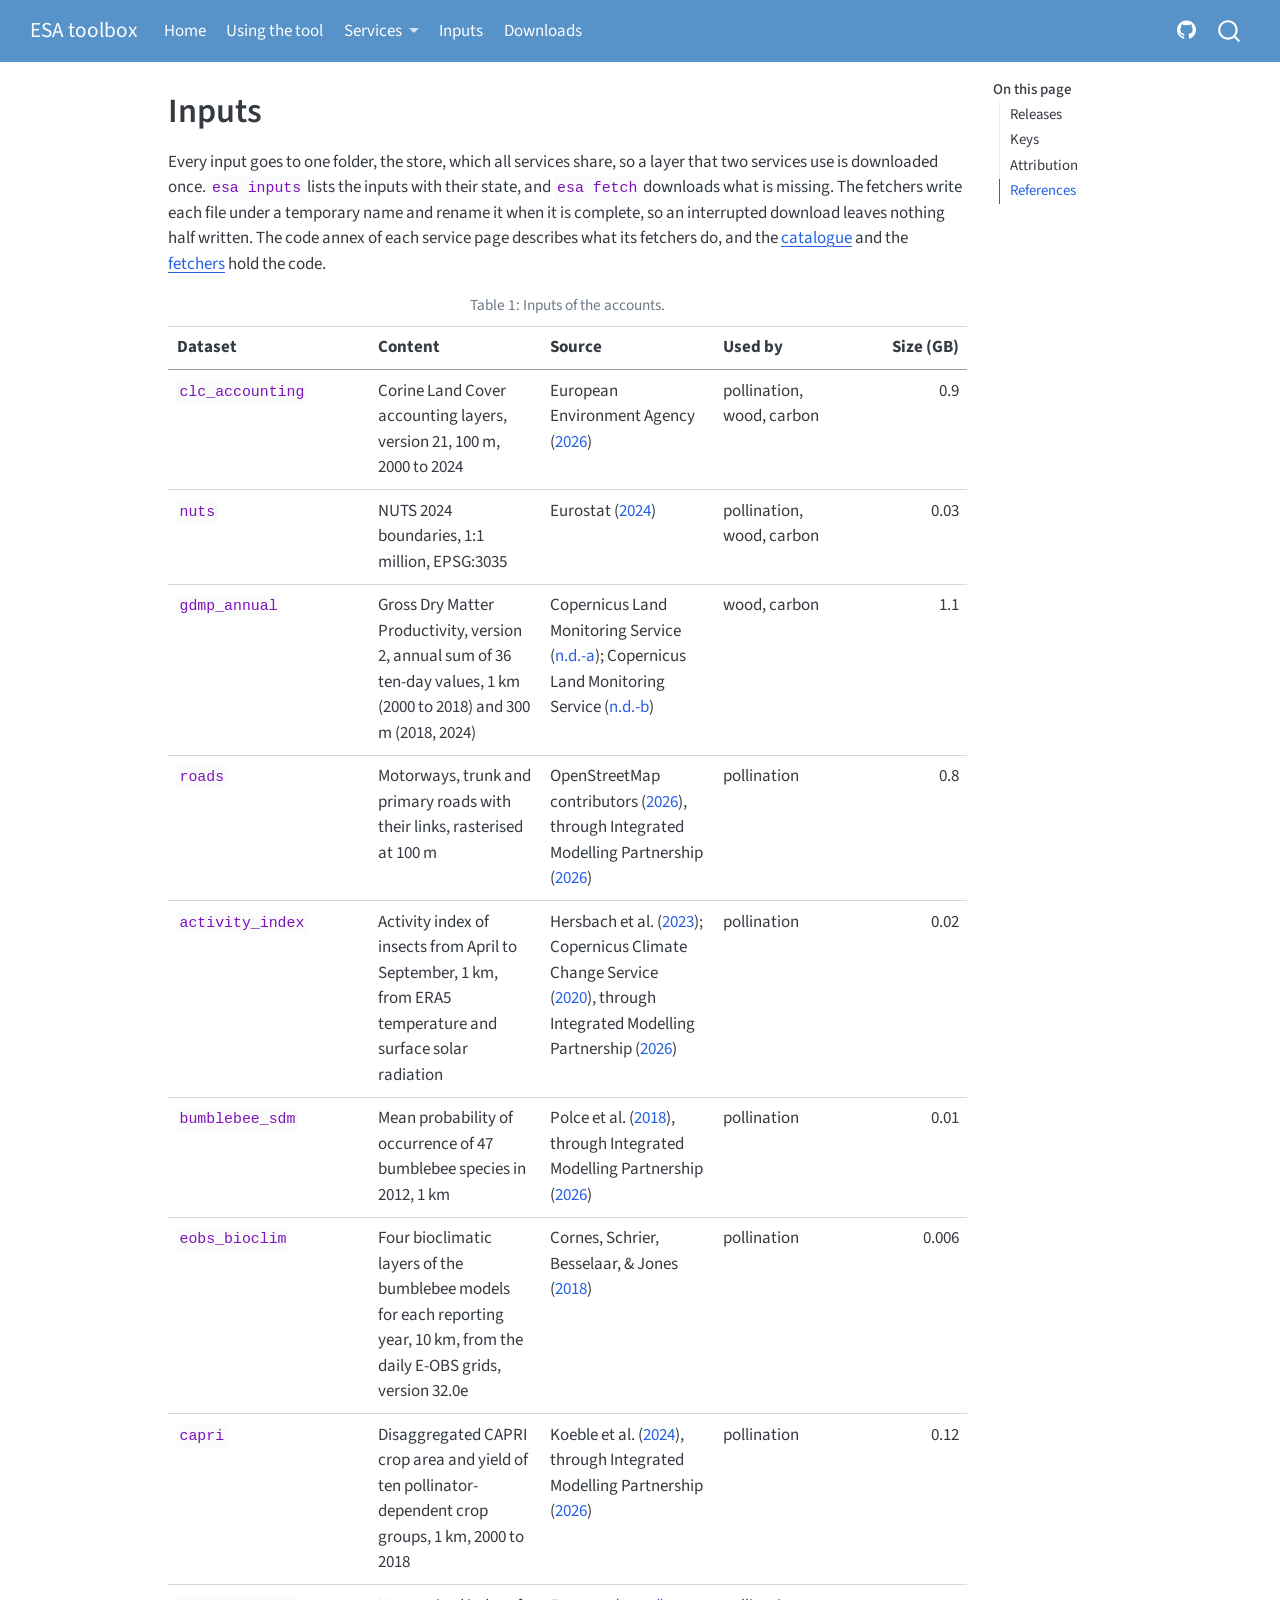
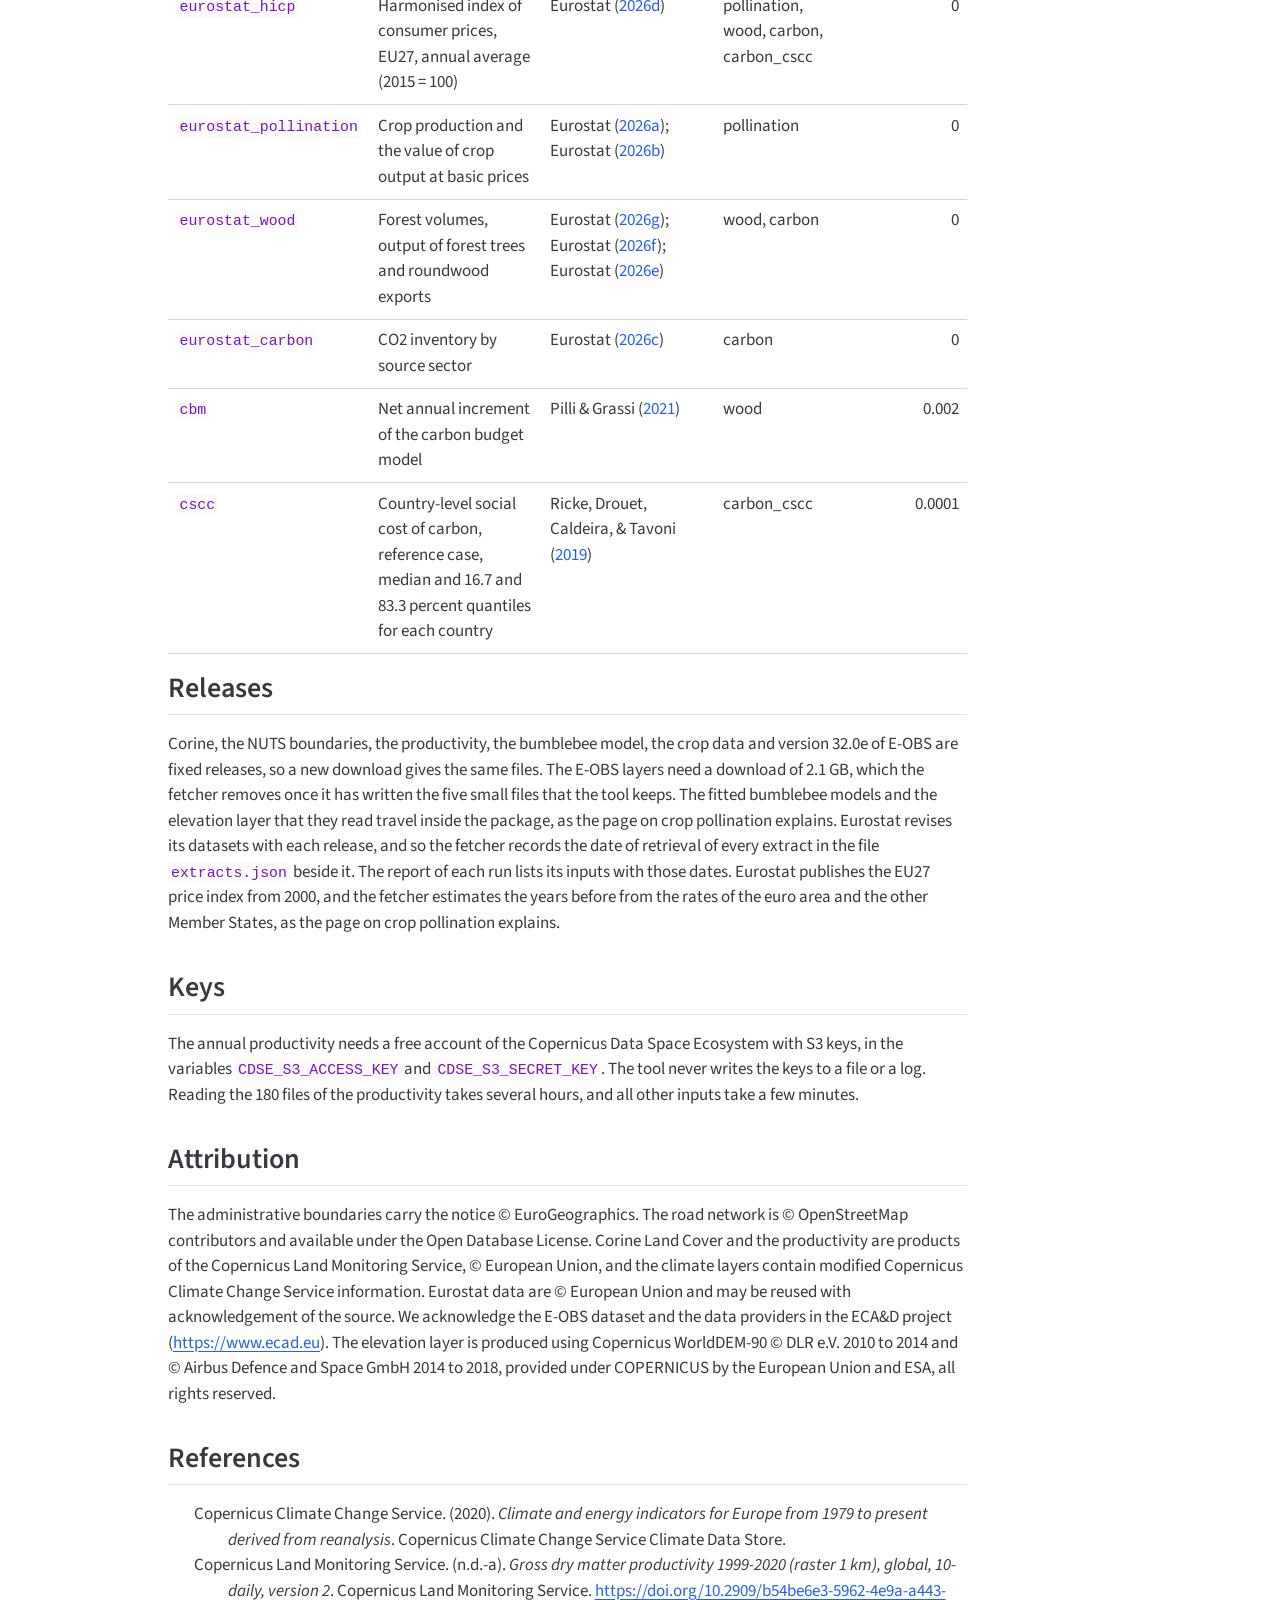
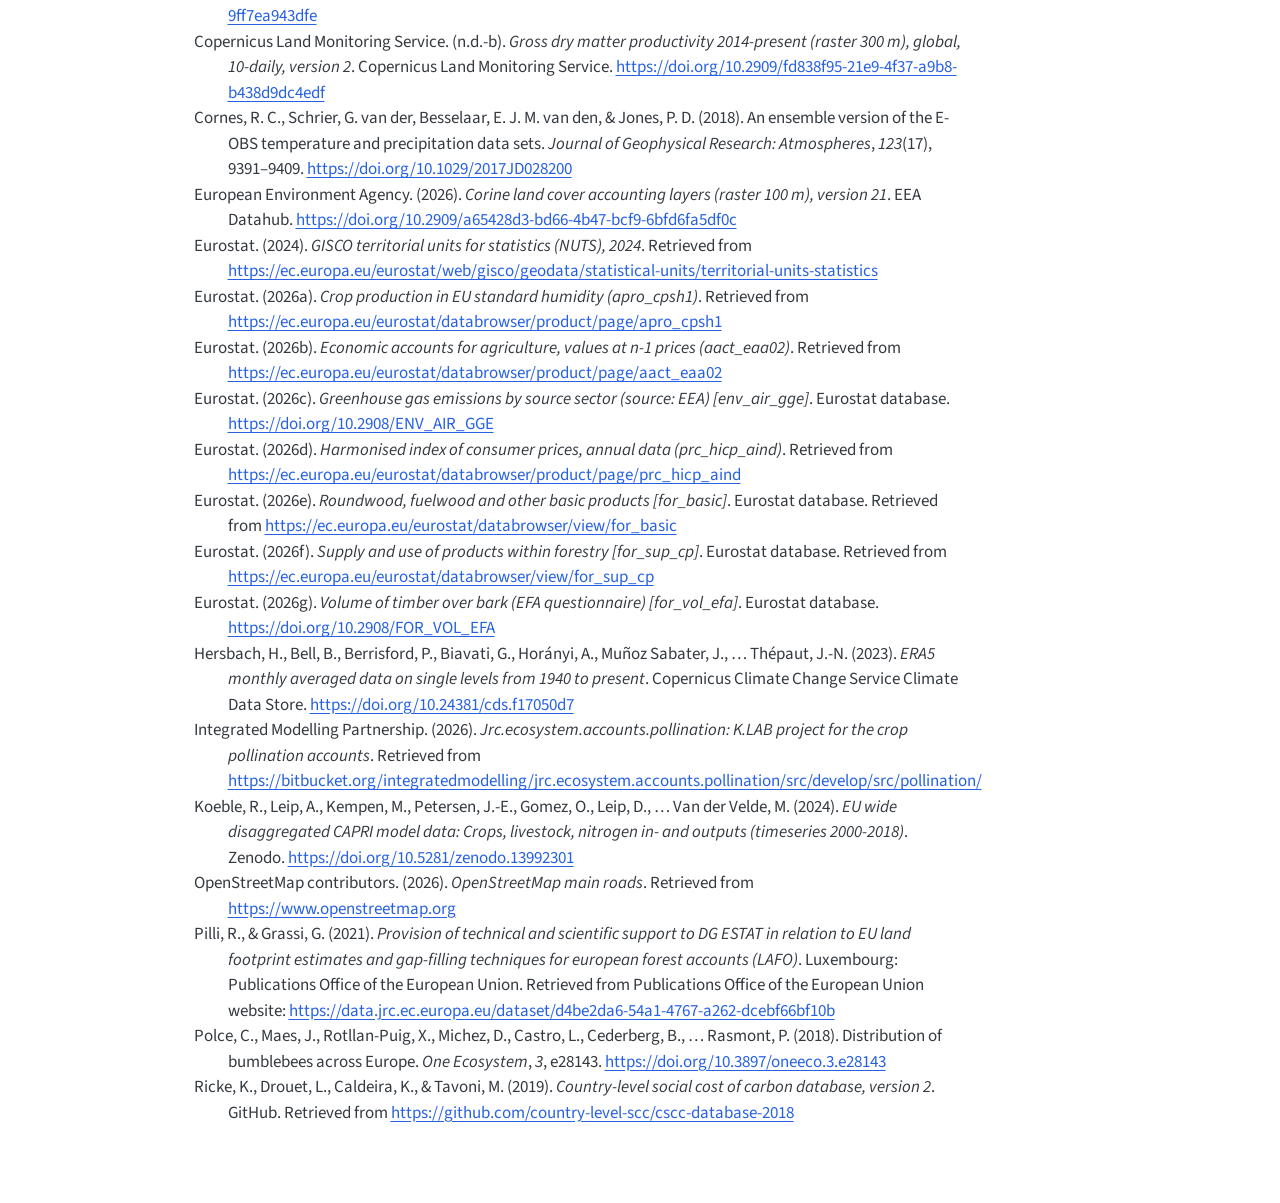
<file: docs/site/inputs.html>
<!DOCTYPE html>
<html xmlns="http://www.w3.org/1999/xhtml" lang="en" xml:lang="en"><head>

<meta charset="utf-8">
<meta name="generator" content="quarto-1.10.18">

<meta name="viewport" content="width=device-width, initial-scale=1.0, user-scalable=yes">


<title>Inputs – ESA toolbox</title>
<style>
/* Default styles provided by pandoc.
** See https://pandoc.org/MANUAL.html#variables-for-html for config info.
*/
span.smallcaps{font-variant: small-caps;}
div.columns{display: flex; gap: 1.5em;}
div.column{flex: auto;}
@media screen {
div.columns{gap: min(4vw, 1.5em);}
div.column{overflow-x: auto;}
}
div.hanging-indent{margin-left: 1.5em; text-indent: -1.5em;}
ul.task-list{list-style: none;}
ul.task-list li input[type="checkbox"] {
  width: 0.8em;
  margin: 0 0.8em 0.2em -1em; /* quarto-specific, see https://github.com/quarto-dev/quarto-cli/issues/4556 */ 
  vertical-align: middle;
}
/* CSS for citations */
div.csl-bib-body { }
div.csl-entry {
  clear: both;
  margin-bottom: 0em;
}
.hanging-indent div.csl-entry {
  margin-left:2em;
  text-indent:-2em;
}
div.csl-left-margin {
  min-width:2em;
  float:left;
}
div.csl-right-inline {
  margin-left:2em;
  padding-left:1em;
}
div.csl-indent {
  margin-left: 2em;
}</style>


<script src="../site_libs/quarto-nav/quarto-nav.js"></script>
<script src="../site_libs/quarto-nav/headroom.min.js"></script>
<script src="../site_libs/clipboard/clipboard.min.js"></script>
<script src="../site_libs/quarto-search/autocomplete.umd.js"></script>
<script src="../site_libs/quarto-search/fuse.min.js"></script>
<script src="../site_libs/quarto-search/quarto-search.js"></script>
<meta name="quarto:offset" content="../">
<script src="../site_libs/quarto-html/quarto.js" type="module"></script>
<script src="../site_libs/quarto-html/tabsets/tabsets.js" type="module"></script>
<script src="../site_libs/quarto-html/popper.min.js"></script>
<script src="../site_libs/quarto-html/tippy.umd.min.js"></script>
<script src="../site_libs/quarto-html/anchor.min.js"></script>
<link href="../site_libs/quarto-html/tippy.css" rel="stylesheet">
<link href="../site_libs/quarto-html/quarto-syntax-highlighting-64a204ab8560d761af7679ceaba22944.css" rel="stylesheet" id="quarto-text-highlighting-styles">
<script src="../site_libs/bootstrap/bootstrap.min.js"></script>
<link href="../site_libs/bootstrap/bootstrap-icons.css" rel="stylesheet">
<link href="../site_libs/bootstrap/bootstrap-cc1f70688991b42621aeadf2bffd53d1.min.css" rel="stylesheet" append-hash="true" id="quarto-bootstrap" data-mode="light">
<script id="quarto-search-options" type="application/json">{
  "location": "navbar",
  "copy-button": false,
  "collapse-after": 3,
  "panel-placement": "end",
  "type": "overlay",
  "limit": 50,
  "keyboard-shortcut": [
    "f",
    "/",
    "s"
  ],
  "show-item-context": false,
  "language": {
    "search-no-results-text": "No results",
    "search-matching-documents-text": "matching documents",
    "search-copy-link-title": "Copy link to search",
    "search-hide-matches-text": "Hide additional matches",
    "search-more-match-text": "more match in this document",
    "search-more-matches-text": "more matches in this document",
    "search-clear-button-title": "Clear",
    "search-text-placeholder": "",
    "search-detached-cancel-button-title": "Cancel",
    "search-submit-button-title": "Submit",
    "search-label": "Search"
  }
}</script>


</head>

<body class="nav-fixed quarto-light">

<div id="quarto-search-results"></div>
  <header id="quarto-header" class="headroom fixed-top">
    <nav class="navbar navbar-expand-lg " data-bs-theme="dark">
      <div class="navbar-container container-fluid">
      <div class="navbar-brand-container mx-auto">
    <a class="navbar-brand" href="../index.html">
    <span class="navbar-title">ESA toolbox</span>
    </a>
  </div>
            <div id="quarto-search" class="" title="Search"></div>
          <button class="navbar-toggler" type="button" data-bs-toggle="collapse" data-bs-target="#navbarCollapse" aria-controls="navbarCollapse" role="menu" aria-expanded="false" aria-label="Toggle navigation" onclick="if (window.quartoToggleHeadroom) { window.quartoToggleHeadroom(); }">
  <span class="navbar-toggler-icon"></span>
</button>
          <div class="collapse navbar-collapse" id="navbarCollapse">
            <ul class="navbar-nav navbar-nav-scroll me-auto">
  <li class="nav-item">
    <a class="nav-link" href="../index.html"> 
<span class="menu-text">Home</span></a>
  </li>  
  <li class="nav-item">
    <a class="nav-link" href="../site/usage.html"> 
<span class="menu-text">Using the tool</span></a>
  </li>  
  <li class="nav-item dropdown ">
    <a class="nav-link dropdown-toggle" href="#" id="nav-menu-services" role="link" data-bs-toggle="dropdown" aria-expanded="false">
 <span class="menu-text">Services</span>
    </a>
    <ul class="dropdown-menu" aria-labelledby="nav-menu-services">    
        <li>
    <a class="dropdown-item" href="../site/services/pollination.html">
 <span class="dropdown-text">Crop pollination</span></a>
  </li>  
        <li>
    <a class="dropdown-item" href="../site/services/wood.html">
 <span class="dropdown-text">Wood provision</span></a>
  </li>  
        <li>
    <a class="dropdown-item" href="../site/services/carbon.html">
 <span class="dropdown-text">Carbon sequestration</span></a>
  </li>  
        <li>
    <a class="dropdown-item" href="../site/services/carbon_cscc.html">
 <span class="dropdown-text">Carbon sequestration at country-level social costs of carbon</span></a>
  </li>  
    </ul>
  </li>
  <li class="nav-item">
    <a class="nav-link active" href="../site/inputs.html" aria-current="page"> 
<span class="menu-text">Inputs</span></a>
  </li>  
  <li class="nav-item">
    <a class="nav-link" href="../site/downloads.html"> 
<span class="menu-text">Downloads</span></a>
  </li>  
</ul>
            <ul class="navbar-nav navbar-nav-scroll ms-auto">
  <li class="nav-item compact">
    <a class="nav-link" href="https://github.com/renatovargas/esa-toolbox"> <i class="bi bi-github" role="img">
</i> 
<span class="menu-text"></span></a>
  </li>  
</ul>
          </div> <!-- /navcollapse -->
            <div class="quarto-navbar-tools">
</div>
      </div> <!-- /container-fluid -->
    </nav>
</header>
<!-- content -->
<div id="quarto-content" class="quarto-container page-columns page-rows-contents page-layout-article page-navbar">
<!-- sidebar -->
<!-- margin-sidebar -->
    <div id="quarto-margin-sidebar" class="sidebar margin-sidebar">
        <nav id="TOC" role="doc-toc" class="toc-active">
    <h2 id="toc-title">On this page</h2>
   
  <ul>
  <li><a href="#releases" id="toc-releases" class="nav-link active" data-scroll-target="#releases">Releases</a></li>
  <li><a href="#keys" id="toc-keys" class="nav-link" data-scroll-target="#keys">Keys</a></li>
  <li><a href="#attribution" id="toc-attribution" class="nav-link" data-scroll-target="#attribution">Attribution</a></li>
  <li><a href="#references" id="toc-references" class="nav-link" data-scroll-target="#references">References</a></li>
  </ul>
</nav>
    </div>
<!-- main -->
<main class="content" id="quarto-document-content">

<header id="title-block-header" class="quarto-title-block default">
<div class="quarto-title">
<h1 class="title">Inputs</h1>
</div>



<div class="quarto-title-meta">

    
  
    
  </div>
  


</header>


<p>Every input goes to one folder, the store, which all services share, so a layer that two services use is downloaded once. <code>esa inputs</code> lists the inputs with their state, and <code>esa fetch</code> downloads what is missing. The fetchers write each file under a temporary name and rename it when it is complete, so an interrupted download leaves nothing half written. The code annex of each service page describes what its fetchers do, and the <a href="https://github.com/renatovargas/esa-toolbox/blob/main/src/esa_toolbox/data/catalog.py">catalogue</a> and the <a href="https://github.com/renatovargas/esa-toolbox/blob/main/src/esa_toolbox/data/fetch.py">fetchers</a> hold the code.</p>
<div id="tbl-inputs" class="quarto-float quarto-figure quarto-figure-center anchored">
<figure class="quarto-float quarto-float-tbl figure">
<figcaption class="quarto-float-caption-top quarto-float-caption quarto-float-tbl" id="tbl-inputs-caption-0ceaefa1-69ba-4598-a22c-09a6ac19f8ca">
Table&nbsp;1: Inputs of the accounts.
</figcaption>
<div aria-describedby="tbl-inputs-caption-0ceaefa1-69ba-4598-a22c-09a6ac19f8ca">
<table class="caption-top table">
<colgroup>
<col style="width: 17%">
<col style="width: 23%">
<col style="width: 23%">
<col style="width: 17%">
<col style="width: 17%">
</colgroup>
<thead>
<tr class="header">
<th style="text-align: left;">Dataset</th>
<th style="text-align: left;">Content</th>
<th style="text-align: left;">Source</th>
<th style="text-align: left;">Used by</th>
<th style="text-align: right;">Size (GB)</th>
</tr>
</thead>
<tbody>
<tr class="odd">
<td style="text-align: left;"><code>clc_accounting</code></td>
<td style="text-align: left;">Corine Land Cover accounting layers, version 21, 100 m, 2000 to 2024</td>
<td style="text-align: left;"><span class="citation" data-cites="eea2026clc">European Environment Agency (<a href="#ref-eea2026clc" role="doc-biblioref">2026</a>)</span></td>
<td style="text-align: left;">pollination, wood, carbon</td>
<td style="text-align: right;">0.9</td>
</tr>
<tr class="even">
<td style="text-align: left;"><code>nuts</code></td>
<td style="text-align: left;">NUTS 2024 boundaries, 1:1 million, EPSG:3035</td>
<td style="text-align: left;"><span class="citation" data-cites="gisco2024">Eurostat (<a href="#ref-gisco2024" role="doc-biblioref">2024</a>)</span></td>
<td style="text-align: left;">pollination, wood, carbon</td>
<td style="text-align: right;">0.03</td>
</tr>
<tr class="odd">
<td style="text-align: left;"><code>gdmp_annual</code></td>
<td style="text-align: left;">Gross Dry Matter Productivity, version 2, annual sum of 36 ten-day values, 1 km (2000 to 2018) and 300 m (2018, 2024)</td>
<td style="text-align: left;"><span class="citation" data-cites="copernicus2020gdmp1km">Copernicus Land Monitoring Service (<a href="#ref-copernicus2020gdmp1km" role="doc-biblioref">n.d.-a</a>)</span>; <span class="citation" data-cites="copernicus2020gdmp300">Copernicus Land Monitoring Service (<a href="#ref-copernicus2020gdmp300" role="doc-biblioref">n.d.-b</a>)</span></td>
<td style="text-align: left;">wood, carbon</td>
<td style="text-align: right;">1.1</td>
</tr>
<tr class="even">
<td style="text-align: left;"><code>roads</code></td>
<td style="text-align: left;">Motorways, trunk and primary roads with their links, rasterised at 100 m</td>
<td style="text-align: left;"><span class="citation" data-cites="osm2026">OpenStreetMap contributors (<a href="#ref-osm2026" role="doc-biblioref">2026</a>)</span>, through <span class="citation" data-cites="klab2026">Integrated Modelling Partnership (<a href="#ref-klab2026" role="doc-biblioref">2026</a>)</span></td>
<td style="text-align: left;">pollination</td>
<td style="text-align: right;">0.8</td>
</tr>
<tr class="odd">
<td style="text-align: left;"><code>activity_index</code></td>
<td style="text-align: left;">Activity index of insects from April to September, 1 km, from ERA5 temperature and surface solar radiation</td>
<td style="text-align: left;"><span class="citation" data-cites="hersbach2023">Hersbach et al. (<a href="#ref-hersbach2023" role="doc-biblioref">2023</a>)</span>; <span class="citation" data-cites="c3s2020">Copernicus Climate Change Service (<a href="#ref-c3s2020" role="doc-biblioref">2020</a>)</span>, through <span class="citation" data-cites="klab2026">Integrated Modelling Partnership (<a href="#ref-klab2026" role="doc-biblioref">2026</a>)</span></td>
<td style="text-align: left;">pollination</td>
<td style="text-align: right;">0.02</td>
</tr>
<tr class="even">
<td style="text-align: left;"><code>bumblebee_sdm</code></td>
<td style="text-align: left;">Mean probability of occurrence of 47 bumblebee species in 2012, 1 km</td>
<td style="text-align: left;"><span class="citation" data-cites="polce2018">Polce et al. (<a href="#ref-polce2018" role="doc-biblioref">2018</a>)</span>, through <span class="citation" data-cites="klab2026">Integrated Modelling Partnership (<a href="#ref-klab2026" role="doc-biblioref">2026</a>)</span></td>
<td style="text-align: left;">pollination</td>
<td style="text-align: right;">0.01</td>
</tr>
<tr class="odd">
<td style="text-align: left;"><code>eobs_bioclim</code></td>
<td style="text-align: left;">Four bioclimatic layers of the bumblebee models for each reporting year, 10 km, from the daily E-OBS grids, version 32.0e</td>
<td style="text-align: left;"><span class="citation" data-cites="cornes2018">Cornes, Schrier, Besselaar, &amp; Jones (<a href="#ref-cornes2018" role="doc-biblioref">2018</a>)</span></td>
<td style="text-align: left;">pollination</td>
<td style="text-align: right;">0.006</td>
</tr>
<tr class="even">
<td style="text-align: left;"><code>capri</code></td>
<td style="text-align: left;">Disaggregated CAPRI crop area and yield of ten pollinator-dependent crop groups, 1 km, 2000 to 2018</td>
<td style="text-align: left;"><span class="citation" data-cites="koeble2024">Koeble et al. (<a href="#ref-koeble2024" role="doc-biblioref">2024</a>)</span>, through <span class="citation" data-cites="klab2026">Integrated Modelling Partnership (<a href="#ref-klab2026" role="doc-biblioref">2026</a>)</span></td>
<td style="text-align: left;">pollination</td>
<td style="text-align: right;">0.12</td>
</tr>
<tr class="odd">
<td style="text-align: left;"><code>eurostat_hicp</code></td>
<td style="text-align: left;">Harmonised index of consumer prices, EU27, annual average (2015 = 100)</td>
<td style="text-align: left;"><span class="citation" data-cites="eurostathicp">Eurostat (<a href="#ref-eurostathicp" role="doc-biblioref">2026d</a>)</span></td>
<td style="text-align: left;">pollination, wood, carbon, carbon_cscc</td>
<td style="text-align: right;">0</td>
</tr>
<tr class="even">
<td style="text-align: left;"><code>eurostat_pollination</code></td>
<td style="text-align: left;">Crop production and the value of crop output at basic prices</td>
<td style="text-align: left;"><span class="citation" data-cites="eurostatcrops">Eurostat (<a href="#ref-eurostatcrops" role="doc-biblioref">2026a</a>)</span>; <span class="citation" data-cites="eurostateaa">Eurostat (<a href="#ref-eurostateaa" role="doc-biblioref">2026b</a>)</span></td>
<td style="text-align: left;">pollination</td>
<td style="text-align: right;">0</td>
</tr>
<tr class="odd">
<td style="text-align: left;"><code>eurostat_wood</code></td>
<td style="text-align: left;">Forest volumes, output of forest trees and roundwood exports</td>
<td style="text-align: left;"><span class="citation" data-cites="eurostat2026forvolefa">Eurostat (<a href="#ref-eurostat2026forvolefa" role="doc-biblioref">2026g</a>)</span>; <span class="citation" data-cites="eurostat2026forsupcp">Eurostat (<a href="#ref-eurostat2026forsupcp" role="doc-biblioref">2026f</a>)</span>; <span class="citation" data-cites="eurostat2026forbasic">Eurostat (<a href="#ref-eurostat2026forbasic" role="doc-biblioref">2026e</a>)</span></td>
<td style="text-align: left;">wood, carbon</td>
<td style="text-align: right;">0</td>
</tr>
<tr class="even">
<td style="text-align: left;"><code>eurostat_carbon</code></td>
<td style="text-align: left;">CO2 inventory by source sector</td>
<td style="text-align: left;"><span class="citation" data-cites="eurostat2026envairgge">Eurostat (<a href="#ref-eurostat2026envairgge" role="doc-biblioref">2026c</a>)</span></td>
<td style="text-align: left;">carbon</td>
<td style="text-align: right;">0</td>
</tr>
<tr class="odd">
<td style="text-align: left;"><code>cbm</code></td>
<td style="text-align: left;">Net annual increment of the carbon budget model</td>
<td style="text-align: left;"><span class="citation" data-cites="pilli2021">Pilli &amp; Grassi (<a href="#ref-pilli2021" role="doc-biblioref">2021</a>)</span></td>
<td style="text-align: left;">wood</td>
<td style="text-align: right;">0.002</td>
</tr>
<tr class="even">
<td style="text-align: left;"><code>cscc</code></td>
<td style="text-align: left;">Country-level social cost of carbon, reference case, median and 16.7 and 83.3 percent quantiles for each country</td>
<td style="text-align: left;"><span class="citation" data-cites="ricke2019db">Ricke, Drouet, Caldeira, &amp; Tavoni (<a href="#ref-ricke2019db" role="doc-biblioref">2019</a>)</span></td>
<td style="text-align: left;">carbon_cscc</td>
<td style="text-align: right;">0.0001</td>
</tr>
</tbody>
</table>
</div>
</figure>
</div>
<section id="releases" class="level2">
<h2 class="anchored" data-anchor-id="releases">Releases</h2>
<p>Corine, the NUTS boundaries, the productivity, the bumblebee model, the crop data and version 32.0e of E-OBS are fixed releases, so a new download gives the same files. The E-OBS layers need a download of 2.1 GB, which the fetcher removes once it has written the five small files that the tool keeps. The fitted bumblebee models and the elevation layer that they read travel inside the package, as the page on crop pollination explains. Eurostat revises its datasets with each release, and so the fetcher records the date of retrieval of every extract in the file <code>extracts.json</code> beside it. The report of each run lists its inputs with those dates. Eurostat publishes the EU27 price index from 2000, and the fetcher estimates the years before from the rates of the euro area and the other Member States, as the page on crop pollination explains.</p>
</section>
<section id="keys" class="level2">
<h2 class="anchored" data-anchor-id="keys">Keys</h2>
<p>The annual productivity needs a free account of the Copernicus Data Space Ecosystem with S3 keys, in the variables <code>CDSE_S3_ACCESS_KEY</code> and <code>CDSE_S3_SECRET_KEY</code>. The tool never writes the keys to a file or a log. Reading the 180 files of the productivity takes several hours, and all other inputs take a few minutes.</p>
</section>
<section id="attribution" class="level2">
<h2 class="anchored" data-anchor-id="attribution">Attribution</h2>
<p>The administrative boundaries carry the notice © EuroGeographics. The road network is © OpenStreetMap contributors and available under the Open Database License. Corine Land Cover and the productivity are products of the Copernicus Land Monitoring Service, © European Union, and the climate layers contain modified Copernicus Climate Change Service information. Eurostat data are © European Union and may be reused with acknowledgement of the source. We acknowledge the E-OBS dataset and the data providers in the ECA&amp;D project (<a href="https://www.ecad.eu" class="uri">https://www.ecad.eu</a>). The elevation layer is produced using Copernicus WorldDEM-90 © DLR e.V. 2010 to 2014 and © Airbus Defence and Space GmbH 2014 to 2018, provided under COPERNICUS by the European Union and ESA, all rights reserved.</p>
</section>
<section id="references" class="level2 unnumbered">
<h2 class="unnumbered anchored" data-anchor-id="references">References</h2>
<div id="refs" class="references csl-bib-body hanging-indent" data-entry-spacing="0" data-line-spacing="2" role="list">
<div id="ref-c3s2020" class="csl-entry" role="listitem">
Copernicus Climate Change Service. (2020). <em>Climate and energy indicators for <span>Europe</span> from 1979 to present derived from reanalysis</em>. Copernicus Climate Change Service Climate Data Store.
</div>
<div id="ref-copernicus2020gdmp1km" class="csl-entry" role="listitem">
Copernicus Land Monitoring Service. (n.d.-a). <em>Gross dry matter productivity 1999-2020 (raster 1 km), global, 10-daily, version 2</em>. Copernicus Land Monitoring Service. <a href="https://doi.org/10.2909/b54be6e3-5962-4e9a-a443-9ff7ea943dfe">https://doi.org/10.2909/b54be6e3-5962-4e9a-a443-9ff7ea943dfe</a>
</div>
<div id="ref-copernicus2020gdmp300" class="csl-entry" role="listitem">
Copernicus Land Monitoring Service. (n.d.-b). <em>Gross dry matter productivity 2014-present (raster 300 m), global, 10-daily, version 2</em>. Copernicus Land Monitoring Service. <a href="https://doi.org/10.2909/fd838f95-21e9-4f37-a9b8-b438d9dc4edf">https://doi.org/10.2909/fd838f95-21e9-4f37-a9b8-b438d9dc4edf</a>
</div>
<div id="ref-cornes2018" class="csl-entry" role="listitem">
Cornes, R. C., Schrier, G. van der, Besselaar, E. J. M. van den, &amp; Jones, P. D. (2018). An ensemble version of the <span>E-OBS</span> temperature and precipitation data sets. <em>Journal of Geophysical Research: Atmospheres</em>, <em>123</em>(17), 9391–9409. <a href="https://doi.org/10.1029/2017JD028200">https://doi.org/10.1029/2017JD028200</a>
</div>
<div id="ref-eea2026clc" class="csl-entry" role="listitem">
European Environment Agency. (2026). <em>Corine land cover accounting layers (raster 100 m), version 21</em>. EEA Datahub. <a href="https://doi.org/10.2909/a65428d3-bd66-4b47-bcf9-6bfd6fa5df0c">https://doi.org/10.2909/a65428d3-bd66-4b47-bcf9-6bfd6fa5df0c</a>
</div>
<div id="ref-gisco2024" class="csl-entry" role="listitem">
Eurostat. (2024). <em><span>GISCO</span> territorial units for statistics (<span>NUTS</span>), 2024</em>. Retrieved from <a href="https://ec.europa.eu/eurostat/web/gisco/geodata/statistical-units/territorial-units-statistics">https://ec.europa.eu/eurostat/web/gisco/geodata/statistical-units/territorial-units-statistics</a>
</div>
<div id="ref-eurostatcrops" class="csl-entry" role="listitem">
Eurostat. (2026a). <em>Crop production in <span>EU</span> standard humidity (apro_cpsh1)</em>. Retrieved from <a href="https://ec.europa.eu/eurostat/databrowser/product/page/apro_cpsh1">https://ec.europa.eu/eurostat/databrowser/product/page/apro_cpsh1</a>
</div>
<div id="ref-eurostateaa" class="csl-entry" role="listitem">
Eurostat. (2026b). <em>Economic accounts for agriculture, values at n-1 prices (aact_eaa02)</em>. Retrieved from <a href="https://ec.europa.eu/eurostat/databrowser/product/page/aact_eaa02">https://ec.europa.eu/eurostat/databrowser/product/page/aact_eaa02</a>
</div>
<div id="ref-eurostat2026envairgge" class="csl-entry" role="listitem">
Eurostat. (2026c). <em>Greenhouse gas emissions by source sector (source: EEA) [env_air_gge]</em>. Eurostat database. <a href="https://doi.org/10.2908/ENV_AIR_GGE">https://doi.org/10.2908/ENV_AIR_GGE</a>
</div>
<div id="ref-eurostathicp" class="csl-entry" role="listitem">
Eurostat. (2026d). <em>Harmonised index of consumer prices, annual data (prc_hicp_aind)</em>. Retrieved from <a href="https://ec.europa.eu/eurostat/databrowser/product/page/prc_hicp_aind">https://ec.europa.eu/eurostat/databrowser/product/page/prc_hicp_aind</a>
</div>
<div id="ref-eurostat2026forbasic" class="csl-entry" role="listitem">
Eurostat. (2026e). <em>Roundwood, fuelwood and other basic products [for_basic]</em>. Eurostat database. Retrieved from <a href="https://ec.europa.eu/eurostat/databrowser/view/for_basic">https://ec.europa.eu/eurostat/databrowser/view/for_basic</a>
</div>
<div id="ref-eurostat2026forsupcp" class="csl-entry" role="listitem">
Eurostat. (2026f). <em>Supply and use of products within forestry [for_sup_cp]</em>. Eurostat database. Retrieved from <a href="https://ec.europa.eu/eurostat/databrowser/view/for_sup_cp">https://ec.europa.eu/eurostat/databrowser/view/for_sup_cp</a>
</div>
<div id="ref-eurostat2026forvolefa" class="csl-entry" role="listitem">
Eurostat. (2026g). <em>Volume of timber over bark (EFA questionnaire) [for_vol_efa]</em>. Eurostat database. <a href="https://doi.org/10.2908/FOR_VOL_EFA">https://doi.org/10.2908/FOR_VOL_EFA</a>
</div>
<div id="ref-hersbach2023" class="csl-entry" role="listitem">
Hersbach, H., Bell, B., Berrisford, P., Biavati, G., Horányi, A., Muñoz Sabater, J., … Thépaut, J.-N. (2023). <em><span>ERA5</span> monthly averaged data on single levels from 1940 to present</em>. Copernicus Climate Change Service Climate Data Store. <a href="https://doi.org/10.24381/cds.f17050d7">https://doi.org/10.24381/cds.f17050d7</a>
</div>
<div id="ref-klab2026" class="csl-entry" role="listitem">
Integrated Modelling Partnership. (2026). <em>Jrc.ecosystem.accounts.pollination: K.<span>LAB</span> project for the crop pollination accounts</em>. Retrieved from <a href="https://bitbucket.org/integratedmodelling/jrc.ecosystem.accounts.pollination/src/develop/src/pollination/">https://bitbucket.org/integratedmodelling/jrc.ecosystem.accounts.pollination/src/develop/src/pollination/</a>
</div>
<div id="ref-koeble2024" class="csl-entry" role="listitem">
Koeble, R., Leip, A., Kempen, M., Petersen, J.-E., Gomez, O., Leip, D., … Van der Velde, M. (2024). <em><span>EU</span> wide disaggregated <span>CAPRI</span> model data: Crops, livestock, nitrogen in- and outputs (timeseries 2000-2018)</em>. Zenodo. <a href="https://doi.org/10.5281/zenodo.13992301">https://doi.org/10.5281/zenodo.13992301</a>
</div>
<div id="ref-osm2026" class="csl-entry" role="listitem">
OpenStreetMap contributors. (2026). <em><span>OpenStreetMap</span> main roads</em>. Retrieved from <a href="https://www.openstreetmap.org">https://www.openstreetmap.org</a>
</div>
<div id="ref-pilli2021" class="csl-entry" role="listitem">
Pilli, R., &amp; Grassi, G. (2021). <em>Provision of technical and scientific support to DG ESTAT in relation to EU land footprint estimates and gap-filling techniques for european forest accounts (LAFO)</em>. Luxembourg: Publications Office of the European Union. Retrieved from Publications Office of the European Union website: <a href="https://data.jrc.ec.europa.eu/dataset/d4be2da6-54a1-4767-a262-dcebf66bf10b">https://data.jrc.ec.europa.eu/dataset/d4be2da6-54a1-4767-a262-dcebf66bf10b</a>
</div>
<div id="ref-polce2018" class="csl-entry" role="listitem">
Polce, C., Maes, J., Rotllan-Puig, X., Michez, D., Castro, L., Cederberg, B., … Rasmont, P. (2018). Distribution of bumblebees across <span>Europe</span>. <em>One Ecosystem</em>, <em>3</em>, e28143. <a href="https://doi.org/10.3897/oneeco.3.e28143">https://doi.org/10.3897/oneeco.3.e28143</a>
</div>
<div id="ref-ricke2019db" class="csl-entry" role="listitem">
Ricke, K., Drouet, L., Caldeira, K., &amp; Tavoni, M. (2019). <em>Country-level social cost of carbon database, version 2</em>. GitHub. Retrieved from <a href="https://github.com/country-level-scc/cscc-database-2018">https://github.com/country-level-scc/cscc-database-2018</a>
</div>
</div>


</section>

</main> <!-- /main -->
<script id="quarto-html-after-body" type="application/javascript">
  window.document.addEventListener("DOMContentLoaded", function (event) {
    const icon = "";
    const anchorJS = new window.AnchorJS();
    anchorJS.options = {
      placement: 'right',
      icon: icon
    };
    anchorJS.add('.anchored');
    const isCodeAnnotation = (el) => {
      for (const clz of el.classList) {
        if (clz.startsWith('code-annotation-')) {                     
          return true;
        }
      }
      return false;
    }
    const onCopySuccess = function(e) {
      // button target
      const button = e.trigger;
      // don't keep focus
      button.blur();
      // flash "checked"
      button.classList.add('code-copy-button-checked');
      var currentTitle = button.getAttribute("title");
      button.setAttribute("title", "Copied!");
      let tooltip;
      if (window.bootstrap) {
        button.setAttribute("data-bs-toggle", "tooltip");
        button.setAttribute("data-bs-placement", "left");
        button.setAttribute("data-bs-title", "Copied!");
        tooltip = new bootstrap.Tooltip(button, 
          { trigger: "manual", 
            customClass: "code-copy-button-tooltip",
            offset: [0, -8]});
        tooltip.show();    
      }
      setTimeout(function() {
        if (tooltip) {
          tooltip.hide();
          button.removeAttribute("data-bs-title");
          button.removeAttribute("data-bs-toggle");
          button.removeAttribute("data-bs-placement");
        }
        button.setAttribute("title", currentTitle);
        button.classList.remove('code-copy-button-checked');
      }, 1000);
      // clear code selection
      e.clearSelection();
    }
    const getTextToCopy = function(trigger) {
      const outerScaffold = trigger.parentElement.cloneNode(true);
      const codeEl = outerScaffold.querySelector('code');
      for (const childEl of codeEl.children) {
        if (isCodeAnnotation(childEl)) {
          childEl.remove();
        }
      }
      return codeEl.innerText;
    }
    const clipboard = new window.ClipboardJS('.code-copy-button:not([data-in-quarto-modal])', {
      text: getTextToCopy
    });
    clipboard.on('success', onCopySuccess);
    if (window.document.getElementById('quarto-embedded-source-code-modal')) {
      const clipboardModal = new window.ClipboardJS('.code-copy-button[data-in-quarto-modal]', {
        text: getTextToCopy,
        container: window.document.getElementById('quarto-embedded-source-code-modal')
      });
      clipboardModal.on('success', onCopySuccess);
    }
      var localhostRegex = new RegExp(/^(?:http|https):\/\/localhost\:?[0-9]*\//);
      var mailtoRegex = new RegExp(/^mailto:/);
        var filterRegex = new RegExp('/' + window.location.host + '/');
      var isInternal = (href) => {
          return filterRegex.test(href) || localhostRegex.test(href) || mailtoRegex.test(href);
      }
      // Inspect non-navigation links and adorn them if external
     var links = window.document.querySelectorAll('a[href]:not(.nav-link):not(.navbar-brand):not(.toc-action):not(.sidebar-link):not(.sidebar-item-toggle):not(.pagination-link):not(.no-external):not([aria-hidden]):not(.dropdown-item):not(.quarto-navigation-tool):not(.about-link)');
      for (var i=0; i<links.length; i++) {
        const link = links[i];
        if (!isInternal(link.href)) {
          // undo the damage that might have been done by quarto-nav.js in the case of
          // links that we want to consider external
          if (link.dataset.originalHref !== undefined) {
            link.href = link.dataset.originalHref;
          }
        }
      }
    function tippyHover(el, contentFn, onTriggerFn, onUntriggerFn) {
      const config = {
        allowHTML: true,
        maxWidth: 500,
        delay: 100,
        arrow: false,
        appendTo: function(el) {
            return el.parentElement;
        },
        interactive: true,
        interactiveBorder: 10,
        theme: 'quarto',
        placement: 'bottom-start',
      };
      if (contentFn) {
        config.content = contentFn;
      }
      if (onTriggerFn) {
        config.onTrigger = onTriggerFn;
      }
      if (onUntriggerFn) {
        config.onUntrigger = onUntriggerFn;
      }
      window.tippy(el, config); 
    }
    const noterefs = window.document.querySelectorAll('a[role="doc-noteref"]');
    for (var i=0; i<noterefs.length; i++) {
      const ref = noterefs[i];
      tippyHover(ref, function() {
        // use id or data attribute instead here
        let href = ref.getAttribute('data-footnote-href') || ref.getAttribute('href');
        try { href = new URL(href).hash; } catch {}
        const id = href.replace(/^#\/?/, "");
        const note = window.document.getElementById(id);
        if (note) {
          return note.innerHTML;
        } else {
          return "";
        }
      });
    }
    const xrefs = window.document.querySelectorAll('a.quarto-xref');
    const processXRef = (id, note) => {
      // Strip column container classes
      const stripColumnClz = (el) => {
        el.classList.remove("page-full", "page-columns");
        if (el.children) {
          for (const child of el.children) {
            stripColumnClz(child);
          }
        }
      }
      stripColumnClz(note)
      if (id === null || id.startsWith('sec-')) {
        // Special case sections, only their first couple elements
        const container = document.createElement("div");
        if (note.children && note.children.length > 2) {
          container.appendChild(note.children[0].cloneNode(true));
          for (let i = 1; i < note.children.length; i++) {
            const child = note.children[i];
            if (child.tagName === "P" && child.innerText === "") {
              continue;
            } else {
              container.appendChild(child.cloneNode(true));
              break;
            }
          }
          if (window.Quarto?.typesetMath) {
            window.Quarto.typesetMath(container);
          }
          return container.innerHTML
        } else {
          if (window.Quarto?.typesetMath) {
            window.Quarto.typesetMath(note);
          }
          return note.innerHTML;
        }
      } else {
        // Remove any anchor links if they are present
        const anchorLink = note.querySelector('a.anchorjs-link');
        if (anchorLink) {
          anchorLink.remove();
        }
        if (window.Quarto?.typesetMath) {
          window.Quarto.typesetMath(note);
        }
        if (note.classList.contains("callout")) {
          return note.outerHTML;
        } else {
          return note.innerHTML;
        }
      }
    }
    for (var i=0; i<xrefs.length; i++) {
      const xref = xrefs[i];
      tippyHover(xref, undefined, function(instance) {
        instance.disable();
        let url = xref.getAttribute('href');
        let hash = undefined; 
        if (url.startsWith('#')) {
          hash = url;
        } else {
          try { hash = new URL(url).hash; } catch {}
        }
        if (hash) {
          const id = hash.replace(/^#\/?/, "");
          const note = window.document.getElementById(id);
          if (note !== null) {
            try {
              const html = processXRef(id, note.cloneNode(true));
              instance.setContent(html);
            } finally {
              instance.enable();
              instance.show();
            }
          } else {
            // See if we can fetch this
            fetch(url.split('#')[0])
            .then(res => res.text())
            .then(html => {
              const parser = new DOMParser();
              const htmlDoc = parser.parseFromString(html, "text/html");
              const note = htmlDoc.getElementById(id);
              if (note !== null) {
                const html = processXRef(id, note);
                instance.setContent(html);
              } 
            }).finally(() => {
              instance.enable();
              instance.show();
            });
          }
        } else {
          // See if we can fetch a full url (with no hash to target)
          // This is a special case and we should probably do some content thinning / targeting
          fetch(url)
          .then(res => res.text())
          .then(html => {
            const parser = new DOMParser();
            const htmlDoc = parser.parseFromString(html, "text/html");
            const note = htmlDoc.querySelector('main.content');
            if (note !== null) {
              // This should only happen for chapter cross references
              // (since there is no id in the URL)
              // remove the first header
              if (note.children.length > 0 && note.children[0].tagName === "HEADER") {
                note.children[0].remove();
              }
              const html = processXRef(null, note);
              instance.setContent(html);
            } 
          }).finally(() => {
            instance.enable();
            instance.show();
          });
        }
      }, function(instance) {
      });
    }
        let selectedAnnoteEl;
        const selectorForAnnotation = ( cell, annotation) => {
          let cellAttr = 'data-code-cell="' + cell + '"';
          let lineAttr = 'data-code-annotation="' +  annotation + '"';
          const selector = 'span[' + cellAttr + '][' + lineAttr + ']';
          return selector;
        }
        const selectCodeLines = (annoteEl) => {
          const doc = window.document;
          const targetCell = annoteEl.getAttribute("data-target-cell");
          const targetAnnotation = annoteEl.getAttribute("data-target-annotation");
          const annoteSpan = window.document.querySelector(selectorForAnnotation(targetCell, targetAnnotation));
          const lines = annoteSpan.getAttribute("data-code-lines").split(",");
          const lineIds = lines.map((line) => {
            return targetCell + "-" + line;
          })
          let top = null;
          let height = null;
          let parent = null;
          if (lineIds.length > 0) {
              //compute the position of the single el (top and bottom and make a div)
              const el = window.document.getElementById(lineIds[0]);
              top = el.offsetTop;
              height = el.offsetHeight;
              parent = el.parentElement.parentElement;
            if (lineIds.length > 1) {
              const lastEl = window.document.getElementById(lineIds[lineIds.length - 1]);
              const bottom = lastEl.offsetTop + lastEl.offsetHeight;
              height = bottom - top;
            }
            if (top !== null && height !== null && parent !== null) {
              // cook up a div (if necessary) and position it 
              let div = window.document.getElementById("code-annotation-line-highlight");
              if (div === null) {
                div = window.document.createElement("div");
                div.setAttribute("id", "code-annotation-line-highlight");
                div.style.position = 'absolute';
                parent.appendChild(div);
              }
              div.style.top = top - 2 + "px";
              div.style.height = height + 4 + "px";
              div.style.left = 0;
              let gutterDiv = window.document.getElementById("code-annotation-line-highlight-gutter");
              if (gutterDiv === null) {
                gutterDiv = window.document.createElement("div");
                gutterDiv.setAttribute("id", "code-annotation-line-highlight-gutter");
                gutterDiv.style.position = 'absolute';
                const codeCell = window.document.getElementById(targetCell);
                const gutter = codeCell.querySelector('.code-annotation-gutter');
                gutter.appendChild(gutterDiv);
              }
              gutterDiv.style.top = top - 2 + "px";
              gutterDiv.style.height = height + 4 + "px";
            }
            selectedAnnoteEl = annoteEl;
          }
        };
        const unselectCodeLines = () => {
          const elementsIds = ["code-annotation-line-highlight", "code-annotation-line-highlight-gutter"];
          elementsIds.forEach((elId) => {
            const div = window.document.getElementById(elId);
            if (div) {
              div.remove();
            }
          });
          selectedAnnoteEl = undefined;
        };
          // Handle positioning of the toggle
      window.addEventListener(
        "resize",
        throttle(() => {
          elRect = undefined;
          if (selectedAnnoteEl) {
            selectCodeLines(selectedAnnoteEl);
          }
        }, 10)
      );
      function throttle(fn, ms) {
      let throttle = false;
      let timer;
        return (...args) => {
          if(!throttle) { // first call gets through
              fn.apply(this, args);
              throttle = true;
          } else { // all the others get throttled
              if(timer) clearTimeout(timer); // cancel #2
              timer = setTimeout(() => {
                fn.apply(this, args);
                timer = throttle = false;
              }, ms);
          }
        };
      }
        // Attach click handler to the DT
        const annoteDls = window.document.querySelectorAll('dt[data-target-cell]');
        for (const annoteDlNode of annoteDls) {
          annoteDlNode.addEventListener('click', (event) => {
            const clickedEl = event.target;
            if (clickedEl !== selectedAnnoteEl) {
              unselectCodeLines();
              const activeEl = window.document.querySelector('dt[data-target-cell].code-annotation-active');
              if (activeEl) {
                activeEl.classList.remove('code-annotation-active');
              }
              selectCodeLines(clickedEl);
              clickedEl.classList.add('code-annotation-active');
            } else {
              // Unselect the line
              unselectCodeLines();
              clickedEl.classList.remove('code-annotation-active');
            }
          });
        }
    const findCites = (el) => {
      const parentEl = el.parentElement;
      if (parentEl) {
        const cites = parentEl.dataset.cites;
        if (cites) {
          return {
            el,
            cites: cites.split(' ')
          };
        } else {
          return findCites(el.parentElement)
        }
      } else {
        return undefined;
      }
    };
    var bibliorefs = window.document.querySelectorAll('a[role="doc-biblioref"]');
    for (var i=0; i<bibliorefs.length; i++) {
      const ref = bibliorefs[i];
      const citeInfo = findCites(ref);
      if (citeInfo) {
        tippyHover(citeInfo.el, function() {
          var popup = window.document.createElement('div');
          citeInfo.cites.forEach(function(cite) {
            var citeDiv = window.document.createElement('div');
            citeDiv.classList.add('hanging-indent');
            citeDiv.classList.add('csl-entry');
            var biblioDiv = window.document.getElementById('ref-' + cite);
            if (biblioDiv) {
              citeDiv.innerHTML = biblioDiv.innerHTML;
            }
            popup.appendChild(citeDiv);
          });
          return popup.innerHTML;
        });
      }
    }
  });
  </script>
</div> <!-- /content -->




</body></html>
</file>
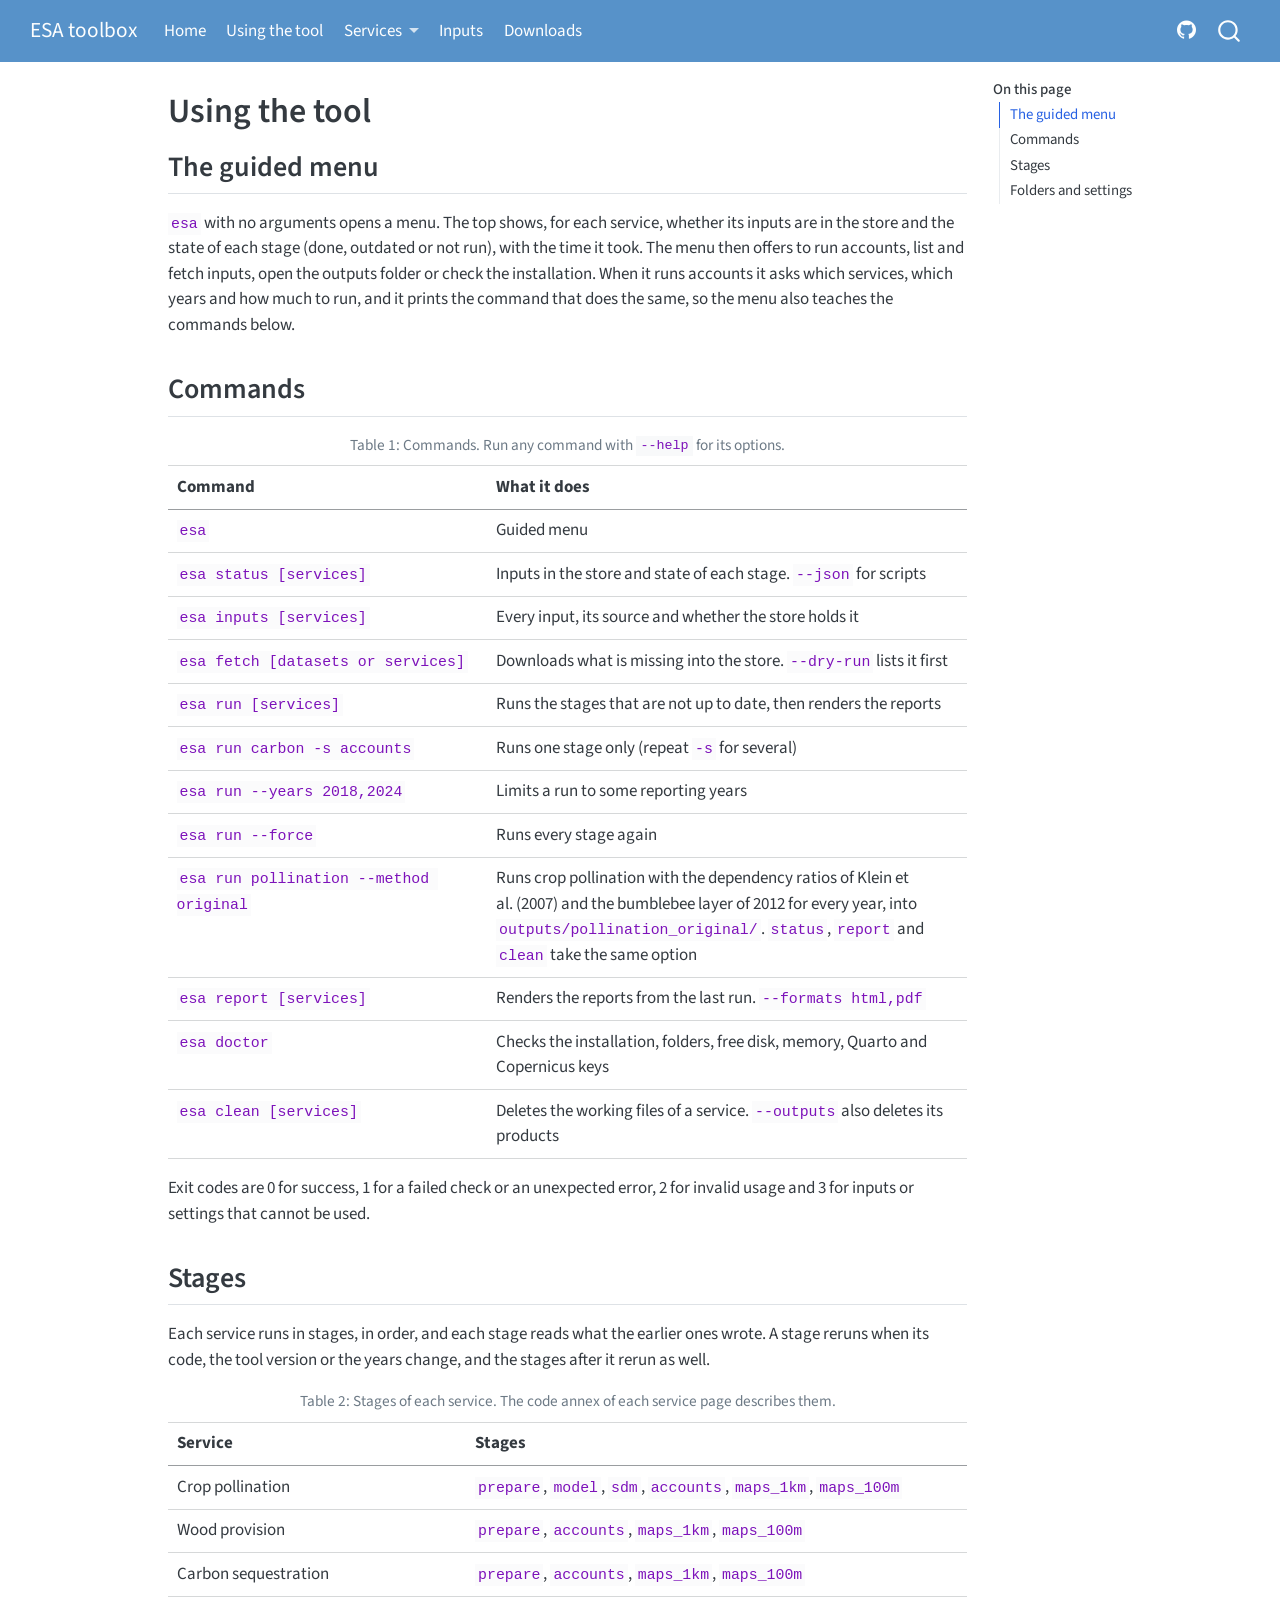
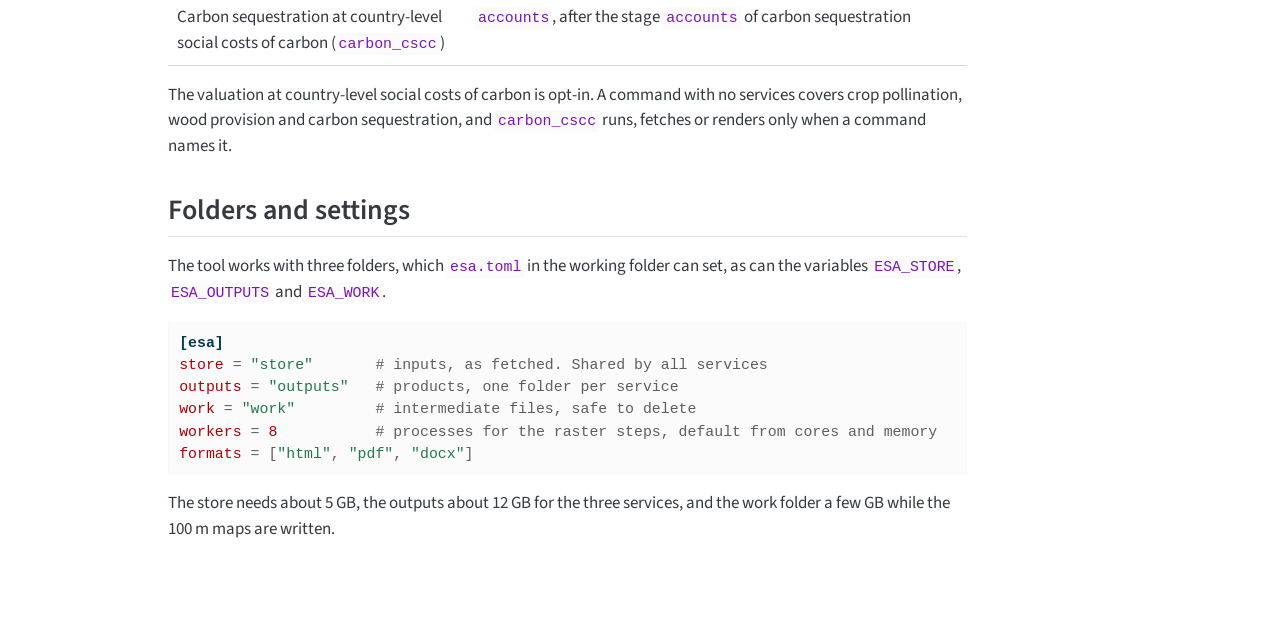
<file: docs/site/usage.html>
<!DOCTYPE html>
<html xmlns="http://www.w3.org/1999/xhtml" lang="en" xml:lang="en"><head>

<meta charset="utf-8">
<meta name="generator" content="quarto-1.10.18">

<meta name="viewport" content="width=device-width, initial-scale=1.0, user-scalable=yes">


<title>Using the tool – ESA toolbox</title>
<style>
/* Default styles provided by pandoc.
** See https://pandoc.org/MANUAL.html#variables-for-html for config info.
*/
span.smallcaps{font-variant: small-caps;}
div.columns{display: flex; gap: 1.5em;}
div.column{flex: auto;}
@media screen {
div.columns{gap: min(4vw, 1.5em);}
div.column{overflow-x: auto;}
}
div.hanging-indent{margin-left: 1.5em; text-indent: -1.5em;}
ul.task-list{list-style: none;}
ul.task-list li input[type="checkbox"] {
  width: 0.8em;
  margin: 0 0.8em 0.2em -1em; /* quarto-specific, see https://github.com/quarto-dev/quarto-cli/issues/4556 */ 
  vertical-align: middle;
}
/* CSS for syntax highlighting */
html { -webkit-text-size-adjust: 100%; }
pre > code.sourceCode { white-space: pre; position: relative; }
pre > code.sourceCode > span { display: inline-block; line-height: 1.25; }
pre > code.sourceCode > span:empty { height: 1.2em; }
.sourceCode { overflow: visible; }
code.sourceCode > span { color: inherit; text-decoration: inherit; }
div.sourceCode { margin: 1em 0; }
pre.sourceCode { margin: 0; }
@media screen {
div.sourceCode { overflow: auto; }
}
@media print {
pre > code.sourceCode { white-space: pre-wrap; }
pre > code.sourceCode > span { text-indent: -5em; padding-left: 5em; }
}
pre.numberSource code
  { counter-reset: source-line 0; }
pre.numberSource code > span
  { position: relative; left: -4em; counter-increment: source-line; }
pre.numberSource code > span > a:first-child::before
  { content: counter(source-line);
    position: relative; left: -1em; text-align: right; vertical-align: baseline;
    border: none; display: inline-block;
    -webkit-touch-callout: none; -webkit-user-select: none;
    -khtml-user-select: none; -moz-user-select: none;
    -ms-user-select: none; user-select: none;
    padding: 0 4px; width: 4em;
  }
pre.numberSource { margin-left: 3em;  padding-left: 4px; }
div.sourceCode
  {   }
@media screen {
pre > code.sourceCode > span > a:first-child::before { text-decoration: underline; }
}
</style>


<script src="../site_libs/quarto-nav/quarto-nav.js"></script>
<script src="../site_libs/quarto-nav/headroom.min.js"></script>
<script src="../site_libs/clipboard/clipboard.min.js"></script>
<script src="../site_libs/quarto-search/autocomplete.umd.js"></script>
<script src="../site_libs/quarto-search/fuse.min.js"></script>
<script src="../site_libs/quarto-search/quarto-search.js"></script>
<meta name="quarto:offset" content="../">
<script src="../site_libs/quarto-html/quarto.js" type="module"></script>
<script src="../site_libs/quarto-html/tabsets/tabsets.js" type="module"></script>
<script src="../site_libs/quarto-html/popper.min.js"></script>
<script src="../site_libs/quarto-html/tippy.umd.min.js"></script>
<script src="../site_libs/quarto-html/anchor.min.js"></script>
<link href="../site_libs/quarto-html/tippy.css" rel="stylesheet">
<link href="../site_libs/quarto-html/quarto-syntax-highlighting-64a204ab8560d761af7679ceaba22944.css" rel="stylesheet" id="quarto-text-highlighting-styles">
<script src="../site_libs/bootstrap/bootstrap.min.js"></script>
<link href="../site_libs/bootstrap/bootstrap-icons.css" rel="stylesheet">
<link href="../site_libs/bootstrap/bootstrap-cc1f70688991b42621aeadf2bffd53d1.min.css" rel="stylesheet" append-hash="true" id="quarto-bootstrap" data-mode="light">
<script id="quarto-search-options" type="application/json">{
  "location": "navbar",
  "copy-button": false,
  "collapse-after": 3,
  "panel-placement": "end",
  "type": "overlay",
  "limit": 50,
  "keyboard-shortcut": [
    "f",
    "/",
    "s"
  ],
  "show-item-context": false,
  "language": {
    "search-no-results-text": "No results",
    "search-matching-documents-text": "matching documents",
    "search-copy-link-title": "Copy link to search",
    "search-hide-matches-text": "Hide additional matches",
    "search-more-match-text": "more match in this document",
    "search-more-matches-text": "more matches in this document",
    "search-clear-button-title": "Clear",
    "search-text-placeholder": "",
    "search-detached-cancel-button-title": "Cancel",
    "search-submit-button-title": "Submit",
    "search-label": "Search"
  }
}</script>


</head>

<body class="nav-fixed quarto-light">

<div id="quarto-search-results"></div>
  <header id="quarto-header" class="headroom fixed-top">
    <nav class="navbar navbar-expand-lg " data-bs-theme="dark">
      <div class="navbar-container container-fluid">
      <div class="navbar-brand-container mx-auto">
    <a class="navbar-brand" href="../index.html">
    <span class="navbar-title">ESA toolbox</span>
    </a>
  </div>
            <div id="quarto-search" class="" title="Search"></div>
          <button class="navbar-toggler" type="button" data-bs-toggle="collapse" data-bs-target="#navbarCollapse" aria-controls="navbarCollapse" role="menu" aria-expanded="false" aria-label="Toggle navigation" onclick="if (window.quartoToggleHeadroom) { window.quartoToggleHeadroom(); }">
  <span class="navbar-toggler-icon"></span>
</button>
          <div class="collapse navbar-collapse" id="navbarCollapse">
            <ul class="navbar-nav navbar-nav-scroll me-auto">
  <li class="nav-item">
    <a class="nav-link" href="../index.html"> 
<span class="menu-text">Home</span></a>
  </li>  
  <li class="nav-item">
    <a class="nav-link active" href="../site/usage.html" aria-current="page"> 
<span class="menu-text">Using the tool</span></a>
  </li>  
  <li class="nav-item dropdown ">
    <a class="nav-link dropdown-toggle" href="#" id="nav-menu-services" role="link" data-bs-toggle="dropdown" aria-expanded="false">
 <span class="menu-text">Services</span>
    </a>
    <ul class="dropdown-menu" aria-labelledby="nav-menu-services">    
        <li>
    <a class="dropdown-item" href="../site/services/pollination.html">
 <span class="dropdown-text">Crop pollination</span></a>
  </li>  
        <li>
    <a class="dropdown-item" href="../site/services/wood.html">
 <span class="dropdown-text">Wood provision</span></a>
  </li>  
        <li>
    <a class="dropdown-item" href="../site/services/carbon.html">
 <span class="dropdown-text">Carbon sequestration</span></a>
  </li>  
        <li>
    <a class="dropdown-item" href="../site/services/carbon_cscc.html">
 <span class="dropdown-text">Carbon sequestration at country-level social costs of carbon</span></a>
  </li>  
    </ul>
  </li>
  <li class="nav-item">
    <a class="nav-link" href="../site/inputs.html"> 
<span class="menu-text">Inputs</span></a>
  </li>  
  <li class="nav-item">
    <a class="nav-link" href="../site/downloads.html"> 
<span class="menu-text">Downloads</span></a>
  </li>  
</ul>
            <ul class="navbar-nav navbar-nav-scroll ms-auto">
  <li class="nav-item compact">
    <a class="nav-link" href="https://github.com/renatovargas/esa-toolbox"> <i class="bi bi-github" role="img">
</i> 
<span class="menu-text"></span></a>
  </li>  
</ul>
          </div> <!-- /navcollapse -->
            <div class="quarto-navbar-tools">
</div>
      </div> <!-- /container-fluid -->
    </nav>
</header>
<!-- content -->
<div id="quarto-content" class="quarto-container page-columns page-rows-contents page-layout-article page-navbar">
<!-- sidebar -->
<!-- margin-sidebar -->
    <div id="quarto-margin-sidebar" class="sidebar margin-sidebar">
        <nav id="TOC" role="doc-toc" class="toc-active">
    <h2 id="toc-title">On this page</h2>
   
  <ul>
  <li><a href="#the-guided-menu" id="toc-the-guided-menu" class="nav-link active" data-scroll-target="#the-guided-menu">The guided menu</a></li>
  <li><a href="#commands" id="toc-commands" class="nav-link" data-scroll-target="#commands">Commands</a></li>
  <li><a href="#stages" id="toc-stages" class="nav-link" data-scroll-target="#stages">Stages</a></li>
  <li><a href="#folders-and-settings" id="toc-folders-and-settings" class="nav-link" data-scroll-target="#folders-and-settings">Folders and settings</a></li>
  </ul>
</nav>
    </div>
<!-- main -->
<main class="content" id="quarto-document-content">

<header id="title-block-header" class="quarto-title-block default">
<div class="quarto-title">
<h1 class="title">Using the tool</h1>
</div>



<div class="quarto-title-meta">

    
  
    
  </div>
  


</header>


<section id="the-guided-menu" class="level2">
<h2 class="anchored" data-anchor-id="the-guided-menu">The guided menu</h2>
<p><code>esa</code> with no arguments opens a menu. The top shows, for each service, whether its inputs are in the store and the state of each stage (done, outdated or not run), with the time it took. The menu then offers to run accounts, list and fetch inputs, open the outputs folder or check the installation. When it runs accounts it asks which services, which years and how much to run, and it prints the command that does the same, so the menu also teaches the commands below.</p>
</section>
<section id="commands" class="level2">
<h2 class="anchored" data-anchor-id="commands">Commands</h2>
<div id="tbl-commands" class="quarto-float quarto-figure quarto-figure-center anchored">
<figure class="quarto-float quarto-float-tbl figure">
<figcaption class="quarto-float-caption-top quarto-float-caption quarto-float-tbl" id="tbl-commands-caption-0ceaefa1-69ba-4598-a22c-09a6ac19f8ca">
Table&nbsp;1: Commands. Run any command with <code>--help</code> for its options.
</figcaption>
<div aria-describedby="tbl-commands-caption-0ceaefa1-69ba-4598-a22c-09a6ac19f8ca">
<table class="caption-top table">
<colgroup>
<col style="width: 40%">
<col style="width: 60%">
</colgroup>
<thead>
<tr class="header">
<th style="text-align: left;">Command</th>
<th style="text-align: left;">What it does</th>
</tr>
</thead>
<tbody>
<tr class="odd">
<td style="text-align: left;"><code>esa</code></td>
<td style="text-align: left;">Guided menu</td>
</tr>
<tr class="even">
<td style="text-align: left;"><code>esa status [services]</code></td>
<td style="text-align: left;">Inputs in the store and state of each stage. <code>--json</code> for scripts</td>
</tr>
<tr class="odd">
<td style="text-align: left;"><code>esa inputs [services]</code></td>
<td style="text-align: left;">Every input, its source and whether the store holds it</td>
</tr>
<tr class="even">
<td style="text-align: left;"><code>esa fetch [datasets or services]</code></td>
<td style="text-align: left;">Downloads what is missing into the store. <code>--dry-run</code> lists it first</td>
</tr>
<tr class="odd">
<td style="text-align: left;"><code>esa run [services]</code></td>
<td style="text-align: left;">Runs the stages that are not up to date, then renders the reports</td>
</tr>
<tr class="even">
<td style="text-align: left;"><code>esa run carbon -s accounts</code></td>
<td style="text-align: left;">Runs one stage only (repeat <code>-s</code> for several)</td>
</tr>
<tr class="odd">
<td style="text-align: left;"><code>esa run --years 2018,2024</code></td>
<td style="text-align: left;">Limits a run to some reporting years</td>
</tr>
<tr class="even">
<td style="text-align: left;"><code>esa run --force</code></td>
<td style="text-align: left;">Runs every stage again</td>
</tr>
<tr class="odd">
<td style="text-align: left;"><code>esa run pollination --method original</code></td>
<td style="text-align: left;">Runs crop pollination with the dependency ratios of Klein et al.&nbsp;(2007) and the bumblebee layer of 2012 for every year, into <code>outputs/pollination_original/</code>. <code>status</code>, <code>report</code> and <code>clean</code> take the same option</td>
</tr>
<tr class="even">
<td style="text-align: left;"><code>esa report [services]</code></td>
<td style="text-align: left;">Renders the reports from the last run. <code>--formats html,pdf</code></td>
</tr>
<tr class="odd">
<td style="text-align: left;"><code>esa doctor</code></td>
<td style="text-align: left;">Checks the installation, folders, free disk, memory, Quarto and Copernicus keys</td>
</tr>
<tr class="even">
<td style="text-align: left;"><code>esa clean [services]</code></td>
<td style="text-align: left;">Deletes the working files of a service. <code>--outputs</code> also deletes its products</td>
</tr>
</tbody>
</table>
</div>
</figure>
</div>
<p>Exit codes are 0 for success, 1 for a failed check or an unexpected error, 2 for invalid usage and 3 for inputs or settings that cannot be used.</p>
</section>
<section id="stages" class="level2">
<h2 class="anchored" data-anchor-id="stages">Stages</h2>
<p>Each service runs in stages, in order, and each stage reads what the earlier ones wrote. A stage reruns when its code, the tool version or the years change, and the stages after it rerun as well.</p>
<div id="tbl-stages" class="quarto-float quarto-figure quarto-figure-center anchored">
<figure class="quarto-float quarto-float-tbl figure">
<figcaption class="quarto-float-caption-top quarto-float-caption quarto-float-tbl" id="tbl-stages-caption-0ceaefa1-69ba-4598-a22c-09a6ac19f8ca">
Table&nbsp;2: Stages of each service. The code annex of each service page describes them.
</figcaption>
<div aria-describedby="tbl-stages-caption-0ceaefa1-69ba-4598-a22c-09a6ac19f8ca">
<table class="caption-top table">
<colgroup>
<col style="width: 37%">
<col style="width: 62%">
</colgroup>
<thead>
<tr class="header">
<th style="text-align: left;">Service</th>
<th style="text-align: left;">Stages</th>
</tr>
</thead>
<tbody>
<tr class="odd">
<td style="text-align: left;">Crop pollination</td>
<td style="text-align: left;"><code>prepare</code>, <code>model</code>, <code>sdm</code>, <code>accounts</code>, <code>maps_1km</code>, <code>maps_100m</code></td>
</tr>
<tr class="even">
<td style="text-align: left;">Wood provision</td>
<td style="text-align: left;"><code>prepare</code>, <code>accounts</code>, <code>maps_1km</code>, <code>maps_100m</code></td>
</tr>
<tr class="odd">
<td style="text-align: left;">Carbon sequestration</td>
<td style="text-align: left;"><code>prepare</code>, <code>accounts</code>, <code>maps_1km</code>, <code>maps_100m</code></td>
</tr>
<tr class="even">
<td style="text-align: left;">Carbon sequestration at country-level social costs of carbon (<code>carbon_cscc</code>)</td>
<td style="text-align: left;"><code>accounts</code>, after the stage <code>accounts</code> of carbon sequestration</td>
</tr>
</tbody>
</table>
</div>
</figure>
</div>
<p>The valuation at country-level social costs of carbon is opt-in. A command with no services covers crop pollination, wood provision and carbon sequestration, and <code>carbon_cscc</code> runs, fetches or renders only when a command names it.</p>
</section>
<section id="folders-and-settings" class="level2">
<h2 class="anchored" data-anchor-id="folders-and-settings">Folders and settings</h2>
<p>The tool works with three folders, which <code>esa.toml</code> in the working folder can set, as can the variables <code>ESA_STORE</code>, <code>ESA_OUTPUTS</code> and <code>ESA_WORK</code>.</p>
<div class="code-copy-outer-scaffold"><div class="sourceCode" id="cb1"><pre class="sourceCode toml code-with-copy"><code class="sourceCode toml"><span id="cb1-1"><a href="#cb1-1" aria-hidden="true" tabindex="-1"></a><span class="kw">[esa]</span></span>
<span id="cb1-2"><a href="#cb1-2" aria-hidden="true" tabindex="-1"></a><span class="dt">store</span> <span class="op">=</span> <span class="st">"store"</span>       <span class="co"># inputs, as fetched. Shared by all services</span></span>
<span id="cb1-3"><a href="#cb1-3" aria-hidden="true" tabindex="-1"></a><span class="dt">outputs</span> <span class="op">=</span> <span class="st">"outputs"</span>   <span class="co"># products, one folder per service</span></span>
<span id="cb1-4"><a href="#cb1-4" aria-hidden="true" tabindex="-1"></a><span class="dt">work</span> <span class="op">=</span> <span class="st">"work"</span>         <span class="co"># intermediate files, safe to delete</span></span>
<span id="cb1-5"><a href="#cb1-5" aria-hidden="true" tabindex="-1"></a><span class="dt">workers</span> <span class="op">=</span> <span class="dv">8</span>           <span class="co"># processes for the raster steps, default from cores and memory</span></span>
<span id="cb1-6"><a href="#cb1-6" aria-hidden="true" tabindex="-1"></a><span class="dt">formats</span> <span class="op">=</span> <span class="op">[</span><span class="st">"html"</span><span class="op">,</span> <span class="st">"pdf"</span><span class="op">,</span> <span class="st">"docx"</span><span class="op">]</span></span></code></pre></div><button title="Copy to Clipboard" class="code-copy-button"><i class="bi"></i></button></div>
<p>The store needs about 5 GB, the outputs about 12 GB for the three services, and the work folder a few GB while the 100 m maps are written.</p>


</section>

</main> <!-- /main -->
<script id="quarto-html-after-body" type="application/javascript">
  window.document.addEventListener("DOMContentLoaded", function (event) {
    const icon = "";
    const anchorJS = new window.AnchorJS();
    anchorJS.options = {
      placement: 'right',
      icon: icon
    };
    anchorJS.add('.anchored');
    const isCodeAnnotation = (el) => {
      for (const clz of el.classList) {
        if (clz.startsWith('code-annotation-')) {                     
          return true;
        }
      }
      return false;
    }
    const onCopySuccess = function(e) {
      // button target
      const button = e.trigger;
      // don't keep focus
      button.blur();
      // flash "checked"
      button.classList.add('code-copy-button-checked');
      var currentTitle = button.getAttribute("title");
      button.setAttribute("title", "Copied!");
      let tooltip;
      if (window.bootstrap) {
        button.setAttribute("data-bs-toggle", "tooltip");
        button.setAttribute("data-bs-placement", "left");
        button.setAttribute("data-bs-title", "Copied!");
        tooltip = new bootstrap.Tooltip(button, 
          { trigger: "manual", 
            customClass: "code-copy-button-tooltip",
            offset: [0, -8]});
        tooltip.show();    
      }
      setTimeout(function() {
        if (tooltip) {
          tooltip.hide();
          button.removeAttribute("data-bs-title");
          button.removeAttribute("data-bs-toggle");
          button.removeAttribute("data-bs-placement");
        }
        button.setAttribute("title", currentTitle);
        button.classList.remove('code-copy-button-checked');
      }, 1000);
      // clear code selection
      e.clearSelection();
    }
    const getTextToCopy = function(trigger) {
      const outerScaffold = trigger.parentElement.cloneNode(true);
      const codeEl = outerScaffold.querySelector('code');
      for (const childEl of codeEl.children) {
        if (isCodeAnnotation(childEl)) {
          childEl.remove();
        }
      }
      return codeEl.innerText;
    }
    const clipboard = new window.ClipboardJS('.code-copy-button:not([data-in-quarto-modal])', {
      text: getTextToCopy
    });
    clipboard.on('success', onCopySuccess);
    if (window.document.getElementById('quarto-embedded-source-code-modal')) {
      const clipboardModal = new window.ClipboardJS('.code-copy-button[data-in-quarto-modal]', {
        text: getTextToCopy,
        container: window.document.getElementById('quarto-embedded-source-code-modal')
      });
      clipboardModal.on('success', onCopySuccess);
    }
      var localhostRegex = new RegExp(/^(?:http|https):\/\/localhost\:?[0-9]*\//);
      var mailtoRegex = new RegExp(/^mailto:/);
        var filterRegex = new RegExp('/' + window.location.host + '/');
      var isInternal = (href) => {
          return filterRegex.test(href) || localhostRegex.test(href) || mailtoRegex.test(href);
      }
      // Inspect non-navigation links and adorn them if external
     var links = window.document.querySelectorAll('a[href]:not(.nav-link):not(.navbar-brand):not(.toc-action):not(.sidebar-link):not(.sidebar-item-toggle):not(.pagination-link):not(.no-external):not([aria-hidden]):not(.dropdown-item):not(.quarto-navigation-tool):not(.about-link)');
      for (var i=0; i<links.length; i++) {
        const link = links[i];
        if (!isInternal(link.href)) {
          // undo the damage that might have been done by quarto-nav.js in the case of
          // links that we want to consider external
          if (link.dataset.originalHref !== undefined) {
            link.href = link.dataset.originalHref;
          }
        }
      }
    function tippyHover(el, contentFn, onTriggerFn, onUntriggerFn) {
      const config = {
        allowHTML: true,
        maxWidth: 500,
        delay: 100,
        arrow: false,
        appendTo: function(el) {
            return el.parentElement;
        },
        interactive: true,
        interactiveBorder: 10,
        theme: 'quarto',
        placement: 'bottom-start',
      };
      if (contentFn) {
        config.content = contentFn;
      }
      if (onTriggerFn) {
        config.onTrigger = onTriggerFn;
      }
      if (onUntriggerFn) {
        config.onUntrigger = onUntriggerFn;
      }
      window.tippy(el, config); 
    }
    const noterefs = window.document.querySelectorAll('a[role="doc-noteref"]');
    for (var i=0; i<noterefs.length; i++) {
      const ref = noterefs[i];
      tippyHover(ref, function() {
        // use id or data attribute instead here
        let href = ref.getAttribute('data-footnote-href') || ref.getAttribute('href');
        try { href = new URL(href).hash; } catch {}
        const id = href.replace(/^#\/?/, "");
        const note = window.document.getElementById(id);
        if (note) {
          return note.innerHTML;
        } else {
          return "";
        }
      });
    }
    const xrefs = window.document.querySelectorAll('a.quarto-xref');
    const processXRef = (id, note) => {
      // Strip column container classes
      const stripColumnClz = (el) => {
        el.classList.remove("page-full", "page-columns");
        if (el.children) {
          for (const child of el.children) {
            stripColumnClz(child);
          }
        }
      }
      stripColumnClz(note)
      if (id === null || id.startsWith('sec-')) {
        // Special case sections, only their first couple elements
        const container = document.createElement("div");
        if (note.children && note.children.length > 2) {
          container.appendChild(note.children[0].cloneNode(true));
          for (let i = 1; i < note.children.length; i++) {
            const child = note.children[i];
            if (child.tagName === "P" && child.innerText === "") {
              continue;
            } else {
              container.appendChild(child.cloneNode(true));
              break;
            }
          }
          if (window.Quarto?.typesetMath) {
            window.Quarto.typesetMath(container);
          }
          return container.innerHTML
        } else {
          if (window.Quarto?.typesetMath) {
            window.Quarto.typesetMath(note);
          }
          return note.innerHTML;
        }
      } else {
        // Remove any anchor links if they are present
        const anchorLink = note.querySelector('a.anchorjs-link');
        if (anchorLink) {
          anchorLink.remove();
        }
        if (window.Quarto?.typesetMath) {
          window.Quarto.typesetMath(note);
        }
        if (note.classList.contains("callout")) {
          return note.outerHTML;
        } else {
          return note.innerHTML;
        }
      }
    }
    for (var i=0; i<xrefs.length; i++) {
      const xref = xrefs[i];
      tippyHover(xref, undefined, function(instance) {
        instance.disable();
        let url = xref.getAttribute('href');
        let hash = undefined; 
        if (url.startsWith('#')) {
          hash = url;
        } else {
          try { hash = new URL(url).hash; } catch {}
        }
        if (hash) {
          const id = hash.replace(/^#\/?/, "");
          const note = window.document.getElementById(id);
          if (note !== null) {
            try {
              const html = processXRef(id, note.cloneNode(true));
              instance.setContent(html);
            } finally {
              instance.enable();
              instance.show();
            }
          } else {
            // See if we can fetch this
            fetch(url.split('#')[0])
            .then(res => res.text())
            .then(html => {
              const parser = new DOMParser();
              const htmlDoc = parser.parseFromString(html, "text/html");
              const note = htmlDoc.getElementById(id);
              if (note !== null) {
                const html = processXRef(id, note);
                instance.setContent(html);
              } 
            }).finally(() => {
              instance.enable();
              instance.show();
            });
          }
        } else {
          // See if we can fetch a full url (with no hash to target)
          // This is a special case and we should probably do some content thinning / targeting
          fetch(url)
          .then(res => res.text())
          .then(html => {
            const parser = new DOMParser();
            const htmlDoc = parser.parseFromString(html, "text/html");
            const note = htmlDoc.querySelector('main.content');
            if (note !== null) {
              // This should only happen for chapter cross references
              // (since there is no id in the URL)
              // remove the first header
              if (note.children.length > 0 && note.children[0].tagName === "HEADER") {
                note.children[0].remove();
              }
              const html = processXRef(null, note);
              instance.setContent(html);
            } 
          }).finally(() => {
            instance.enable();
            instance.show();
          });
        }
      }, function(instance) {
      });
    }
        let selectedAnnoteEl;
        const selectorForAnnotation = ( cell, annotation) => {
          let cellAttr = 'data-code-cell="' + cell + '"';
          let lineAttr = 'data-code-annotation="' +  annotation + '"';
          const selector = 'span[' + cellAttr + '][' + lineAttr + ']';
          return selector;
        }
        const selectCodeLines = (annoteEl) => {
          const doc = window.document;
          const targetCell = annoteEl.getAttribute("data-target-cell");
          const targetAnnotation = annoteEl.getAttribute("data-target-annotation");
          const annoteSpan = window.document.querySelector(selectorForAnnotation(targetCell, targetAnnotation));
          const lines = annoteSpan.getAttribute("data-code-lines").split(",");
          const lineIds = lines.map((line) => {
            return targetCell + "-" + line;
          })
          let top = null;
          let height = null;
          let parent = null;
          if (lineIds.length > 0) {
              //compute the position of the single el (top and bottom and make a div)
              const el = window.document.getElementById(lineIds[0]);
              top = el.offsetTop;
              height = el.offsetHeight;
              parent = el.parentElement.parentElement;
            if (lineIds.length > 1) {
              const lastEl = window.document.getElementById(lineIds[lineIds.length - 1]);
              const bottom = lastEl.offsetTop + lastEl.offsetHeight;
              height = bottom - top;
            }
            if (top !== null && height !== null && parent !== null) {
              // cook up a div (if necessary) and position it 
              let div = window.document.getElementById("code-annotation-line-highlight");
              if (div === null) {
                div = window.document.createElement("div");
                div.setAttribute("id", "code-annotation-line-highlight");
                div.style.position = 'absolute';
                parent.appendChild(div);
              }
              div.style.top = top - 2 + "px";
              div.style.height = height + 4 + "px";
              div.style.left = 0;
              let gutterDiv = window.document.getElementById("code-annotation-line-highlight-gutter");
              if (gutterDiv === null) {
                gutterDiv = window.document.createElement("div");
                gutterDiv.setAttribute("id", "code-annotation-line-highlight-gutter");
                gutterDiv.style.position = 'absolute';
                const codeCell = window.document.getElementById(targetCell);
                const gutter = codeCell.querySelector('.code-annotation-gutter');
                gutter.appendChild(gutterDiv);
              }
              gutterDiv.style.top = top - 2 + "px";
              gutterDiv.style.height = height + 4 + "px";
            }
            selectedAnnoteEl = annoteEl;
          }
        };
        const unselectCodeLines = () => {
          const elementsIds = ["code-annotation-line-highlight", "code-annotation-line-highlight-gutter"];
          elementsIds.forEach((elId) => {
            const div = window.document.getElementById(elId);
            if (div) {
              div.remove();
            }
          });
          selectedAnnoteEl = undefined;
        };
          // Handle positioning of the toggle
      window.addEventListener(
        "resize",
        throttle(() => {
          elRect = undefined;
          if (selectedAnnoteEl) {
            selectCodeLines(selectedAnnoteEl);
          }
        }, 10)
      );
      function throttle(fn, ms) {
      let throttle = false;
      let timer;
        return (...args) => {
          if(!throttle) { // first call gets through
              fn.apply(this, args);
              throttle = true;
          } else { // all the others get throttled
              if(timer) clearTimeout(timer); // cancel #2
              timer = setTimeout(() => {
                fn.apply(this, args);
                timer = throttle = false;
              }, ms);
          }
        };
      }
        // Attach click handler to the DT
        const annoteDls = window.document.querySelectorAll('dt[data-target-cell]');
        for (const annoteDlNode of annoteDls) {
          annoteDlNode.addEventListener('click', (event) => {
            const clickedEl = event.target;
            if (clickedEl !== selectedAnnoteEl) {
              unselectCodeLines();
              const activeEl = window.document.querySelector('dt[data-target-cell].code-annotation-active');
              if (activeEl) {
                activeEl.classList.remove('code-annotation-active');
              }
              selectCodeLines(clickedEl);
              clickedEl.classList.add('code-annotation-active');
            } else {
              // Unselect the line
              unselectCodeLines();
              clickedEl.classList.remove('code-annotation-active');
            }
          });
        }
    const findCites = (el) => {
      const parentEl = el.parentElement;
      if (parentEl) {
        const cites = parentEl.dataset.cites;
        if (cites) {
          return {
            el,
            cites: cites.split(' ')
          };
        } else {
          return findCites(el.parentElement)
        }
      } else {
        return undefined;
      }
    };
    var bibliorefs = window.document.querySelectorAll('a[role="doc-biblioref"]');
    for (var i=0; i<bibliorefs.length; i++) {
      const ref = bibliorefs[i];
      const citeInfo = findCites(ref);
      if (citeInfo) {
        tippyHover(citeInfo.el, function() {
          var popup = window.document.createElement('div');
          citeInfo.cites.forEach(function(cite) {
            var citeDiv = window.document.createElement('div');
            citeDiv.classList.add('hanging-indent');
            citeDiv.classList.add('csl-entry');
            var biblioDiv = window.document.getElementById('ref-' + cite);
            if (biblioDiv) {
              citeDiv.innerHTML = biblioDiv.innerHTML;
            }
            popup.appendChild(citeDiv);
          });
          return popup.innerHTML;
        });
      }
    }
  });
  </script>
</div> <!-- /content -->




</body></html>
</file>
<file: docs/site_libs/quarto-html/tippy.css>
.tippy-box[data-animation=fade][data-state=hidden]{opacity:0}[data-tippy-root]{max-width:calc(100vw - 10px)}.tippy-box{position:relative;background-color:#333;color:#fff;border-radius:4px;font-size:14px;line-height:1.4;white-space:normal;outline:0;transition-property:transform,visibility,opacity}.tippy-box[data-placement^=top]>.tippy-arrow{bottom:0}.tippy-box[data-placement^=top]>.tippy-arrow:before{bottom:-7px;left:0;border-width:8px 8px 0;border-top-color:initial;transform-origin:center top}.tippy-box[data-placement^=bottom]>.tippy-arrow{top:0}.tippy-box[data-placement^=bottom]>.tippy-arrow:before{top:-7px;left:0;border-width:0 8px 8px;border-bottom-color:initial;transform-origin:center bottom}.tippy-box[data-placement^=left]>.tippy-arrow{right:0}.tippy-box[data-placement^=left]>.tippy-arrow:before{border-width:8px 0 8px 8px;border-left-color:initial;right:-7px;transform-origin:center left}.tippy-box[data-placement^=right]>.tippy-arrow{left:0}.tippy-box[data-placement^=right]>.tippy-arrow:before{left:-7px;border-width:8px 8px 8px 0;border-right-color:initial;transform-origin:center right}.tippy-box[data-inertia][data-state=visible]{transition-timing-function:cubic-bezier(.54,1.5,.38,1.11)}.tippy-arrow{width:16px;height:16px;color:#333}.tippy-arrow:before{content:"";position:absolute;border-color:transparent;border-style:solid}.tippy-content{position:relative;padding:5px 9px;z-index:1}
</file>
<file: docs/site_libs/quarto-html/quarto-syntax-highlighting-64a204ab8560d761af7679ceaba22944.css>
/* quarto syntax highlight colors */
:root {
  --quarto-hl-ot-color: #003B4F;
  --quarto-hl-at-color: #657422;
  --quarto-hl-ss-color: #20794D;
  --quarto-hl-an-color: #5E5E5E;
  --quarto-hl-fu-color: #4758AB;
  --quarto-hl-st-color: #20794D;
  --quarto-hl-cf-color: #003B4F;
  --quarto-hl-op-color: #5E5E5E;
  --quarto-hl-er-color: #AD0000;
  --quarto-hl-bn-color: #AD0000;
  --quarto-hl-al-color: #AD0000;
  --quarto-hl-va-color: #111111;
  --quarto-hl-bu-color: inherit;
  --quarto-hl-ex-color: inherit;
  --quarto-hl-pp-color: #AD0000;
  --quarto-hl-in-color: #5E5E5E;
  --quarto-hl-vs-color: #20794D;
  --quarto-hl-wa-color: #5E5E5E;
  --quarto-hl-do-color: #5E5E5E;
  --quarto-hl-im-color: #00769E;
  --quarto-hl-ch-color: #20794D;
  --quarto-hl-dt-color: #AD0000;
  --quarto-hl-fl-color: #AD0000;
  --quarto-hl-co-color: #5E5E5E;
  --quarto-hl-cv-color: #5E5E5E;
  --quarto-hl-cn-color: #8f5902;
  --quarto-hl-sc-color: #5E5E5E;
  --quarto-hl-dv-color: #AD0000;
  --quarto-hl-kw-color: #003B4F;
}

/* other quarto variables */
:root {
  --quarto-font-monospace: SFMono-Regular, Menlo, Monaco, Consolas, "Liberation Mono", "Courier New", monospace;
}

/* syntax highlight based on Pandoc's rules */
pre > code.sourceCode > span {
  color: #003B4F;
}

code.sourceCode > span {
  color: #003B4F;
}

div.sourceCode,
div.sourceCode pre.sourceCode {
  color: #003B4F;
}

/* Normal */
code span {
  color: #003B4F;
}

/* Alert */
code span.al {
  color: #AD0000;
  font-style: inherit;
}

/* Annotation */
code span.an {
  color: #5E5E5E;
  font-style: inherit;
}

/* Attribute */
code span.at {
  color: #657422;
  font-style: inherit;
}

/* BaseN */
code span.bn {
  color: #AD0000;
  font-style: inherit;
}

/* BuiltIn */
code span.bu {
  font-style: inherit;
}

/* ControlFlow */
code span.cf {
  color: #003B4F;
  font-weight: bold;
  font-style: inherit;
}

/* Char */
code span.ch {
  color: #20794D;
  font-style: inherit;
}

/* Constant */
code span.cn {
  color: #8f5902;
  font-style: inherit;
}

/* Comment */
code span.co {
  color: #5E5E5E;
  font-style: inherit;
}

/* CommentVar */
code span.cv {
  color: #5E5E5E;
  font-style: italic;
}

/* Documentation */
code span.do {
  color: #5E5E5E;
  font-style: italic;
}

/* DataType */
code span.dt {
  color: #AD0000;
  font-style: inherit;
}

/* DecVal */
code span.dv {
  color: #AD0000;
  font-style: inherit;
}

/* Error */
code span.er {
  color: #AD0000;
  font-style: inherit;
}

/* Extension */
code span.ex {
  font-style: inherit;
}

/* Float */
code span.fl {
  color: #AD0000;
  font-style: inherit;
}

/* Function */
code span.fu {
  color: #4758AB;
  font-style: inherit;
}

/* Import */
code span.im {
  color: #00769E;
  font-style: inherit;
}

/* Information */
code span.in {
  color: #5E5E5E;
  font-style: inherit;
}

/* Keyword */
code span.kw {
  color: #003B4F;
  font-weight: bold;
  font-style: inherit;
}

/* Operator */
code span.op {
  color: #5E5E5E;
  font-style: inherit;
}

/* Other */
code span.ot {
  color: #003B4F;
  font-style: inherit;
}

/* Preprocessor */
code span.pp {
  color: #AD0000;
  font-style: inherit;
}

/* SpecialChar */
code span.sc {
  color: #5E5E5E;
  font-style: inherit;
}

/* SpecialString */
code span.ss {
  color: #20794D;
  font-style: inherit;
}

/* String */
code span.st {
  color: #20794D;
  font-style: inherit;
}

/* Variable */
code span.va {
  color: #111111;
  font-style: inherit;
}

/* VerbatimString */
code span.vs {
  color: #20794D;
  font-style: inherit;
}

/* Warning */
code span.wa {
  color: #5E5E5E;
  font-style: italic;
}

.prevent-inlining {
  content: "</";
}

/*# sourceMappingURL=9d8d5bb603a83b8298b89080a598c93b.css.map */
</file>
